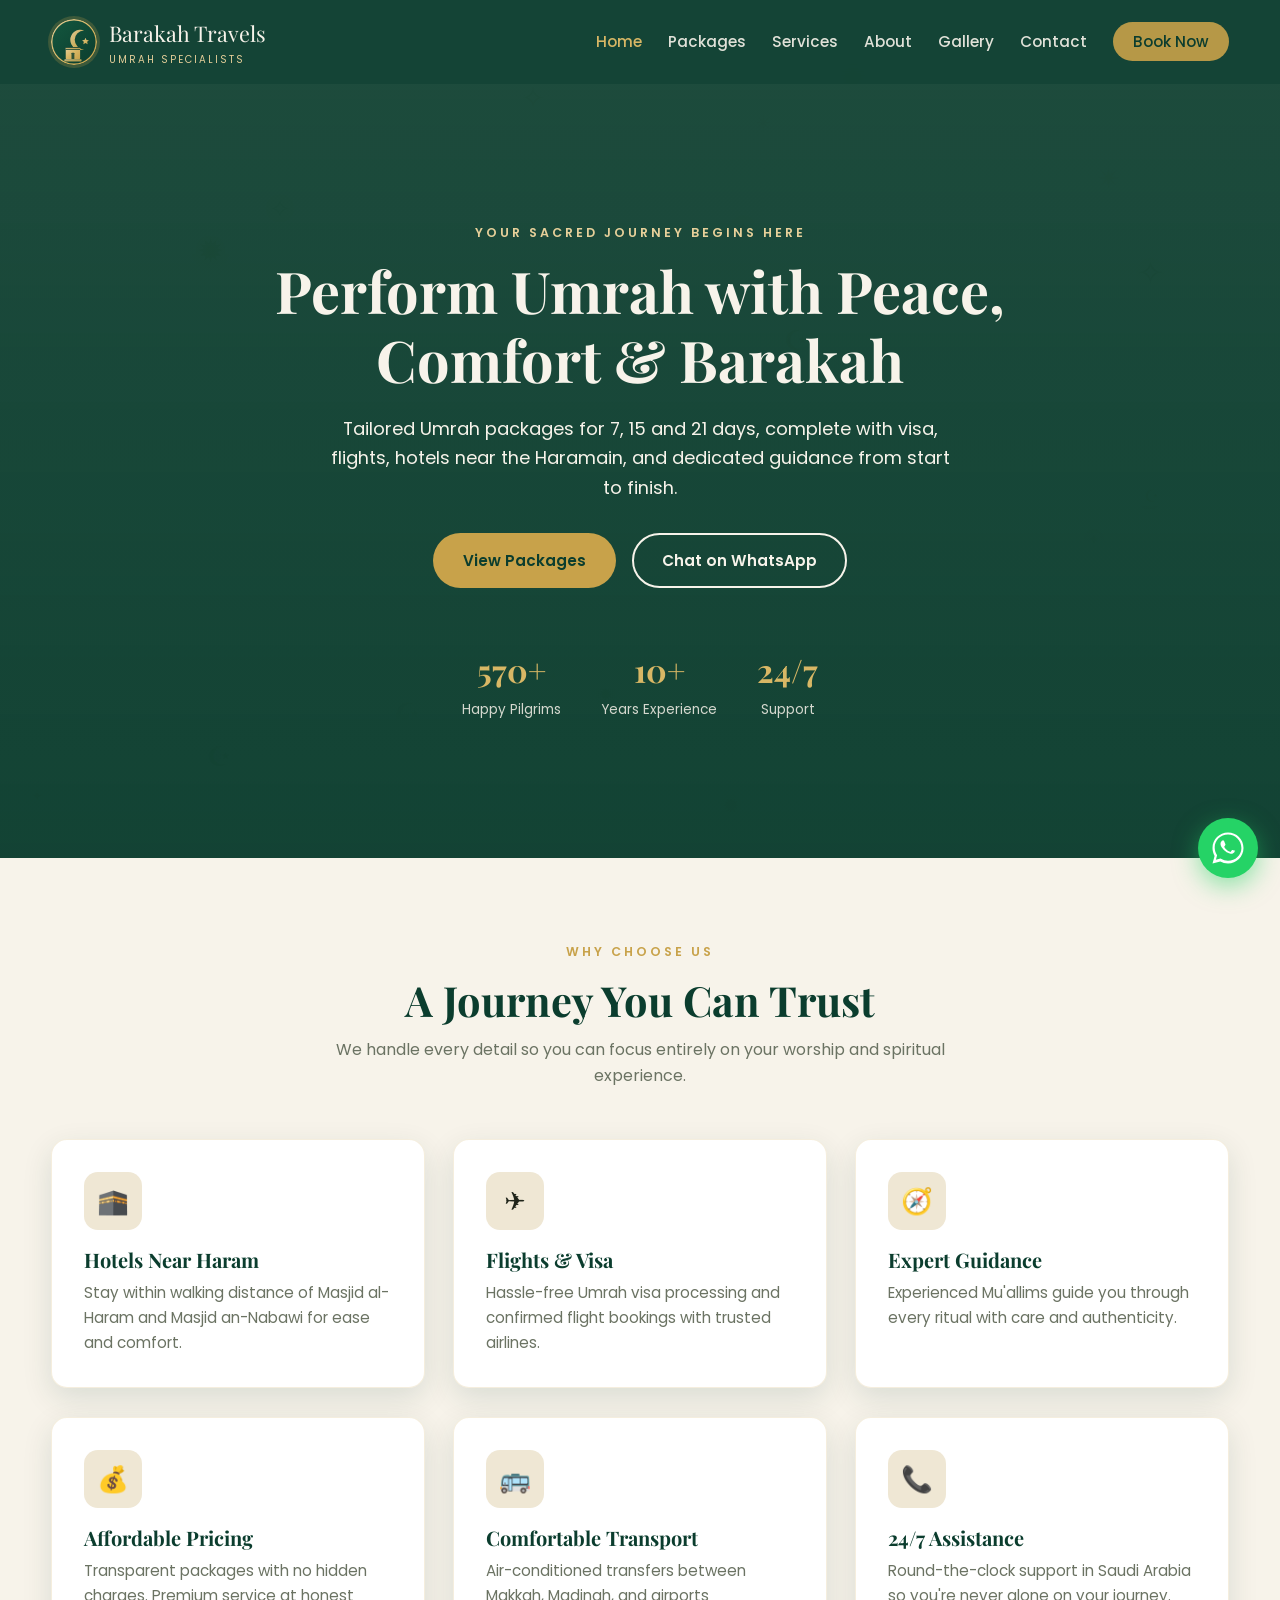
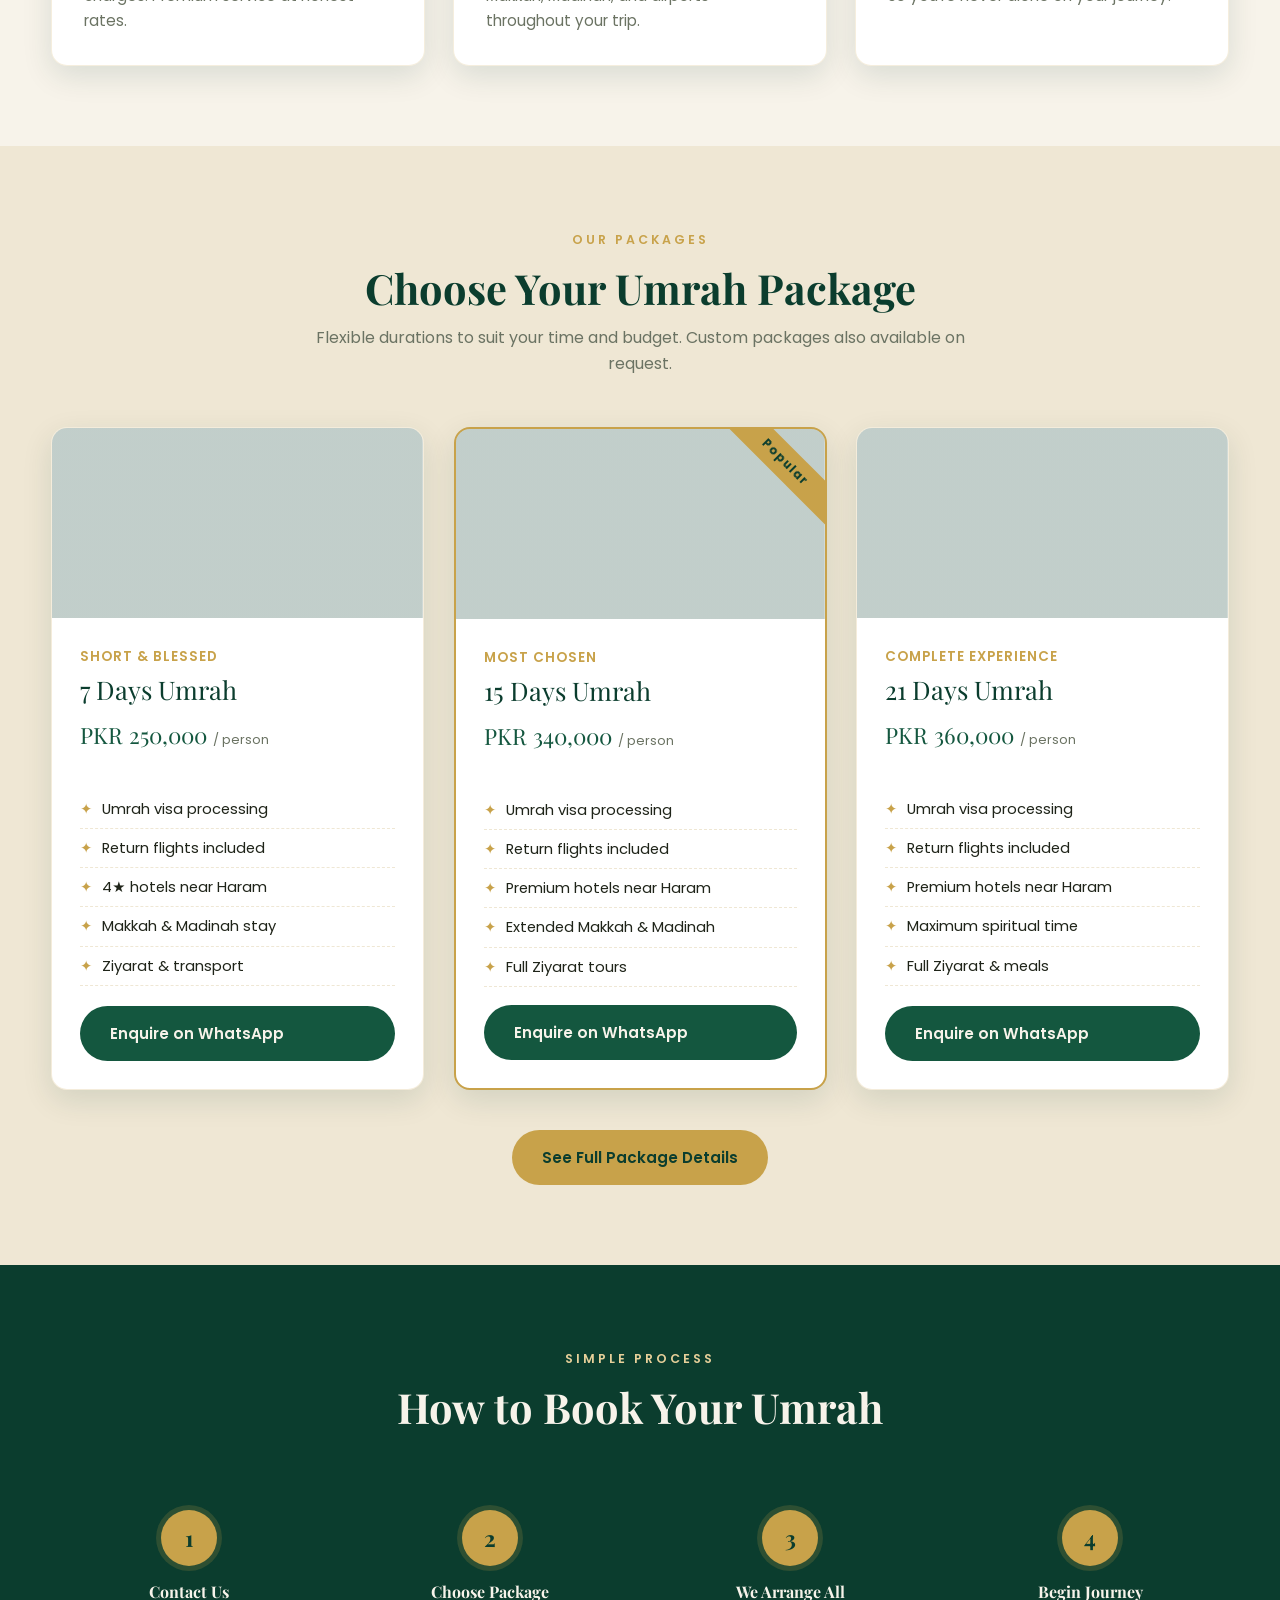
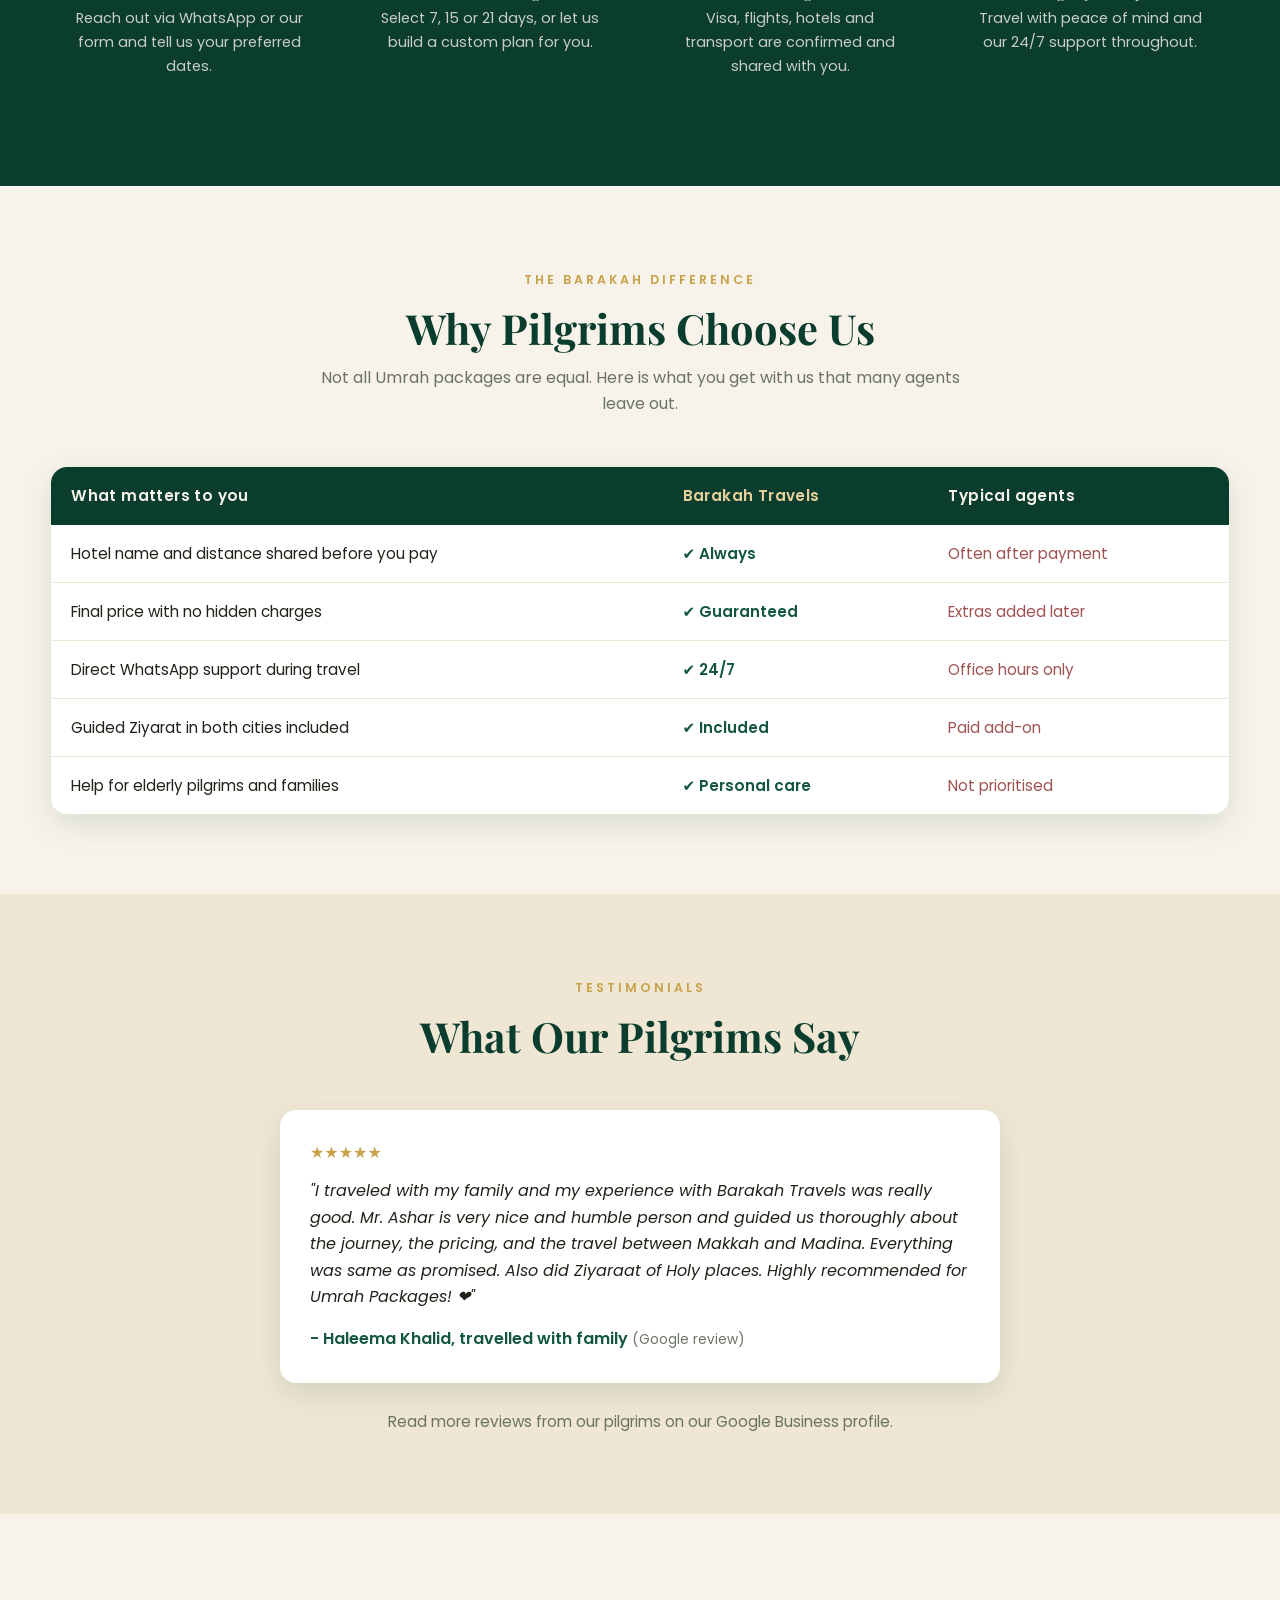
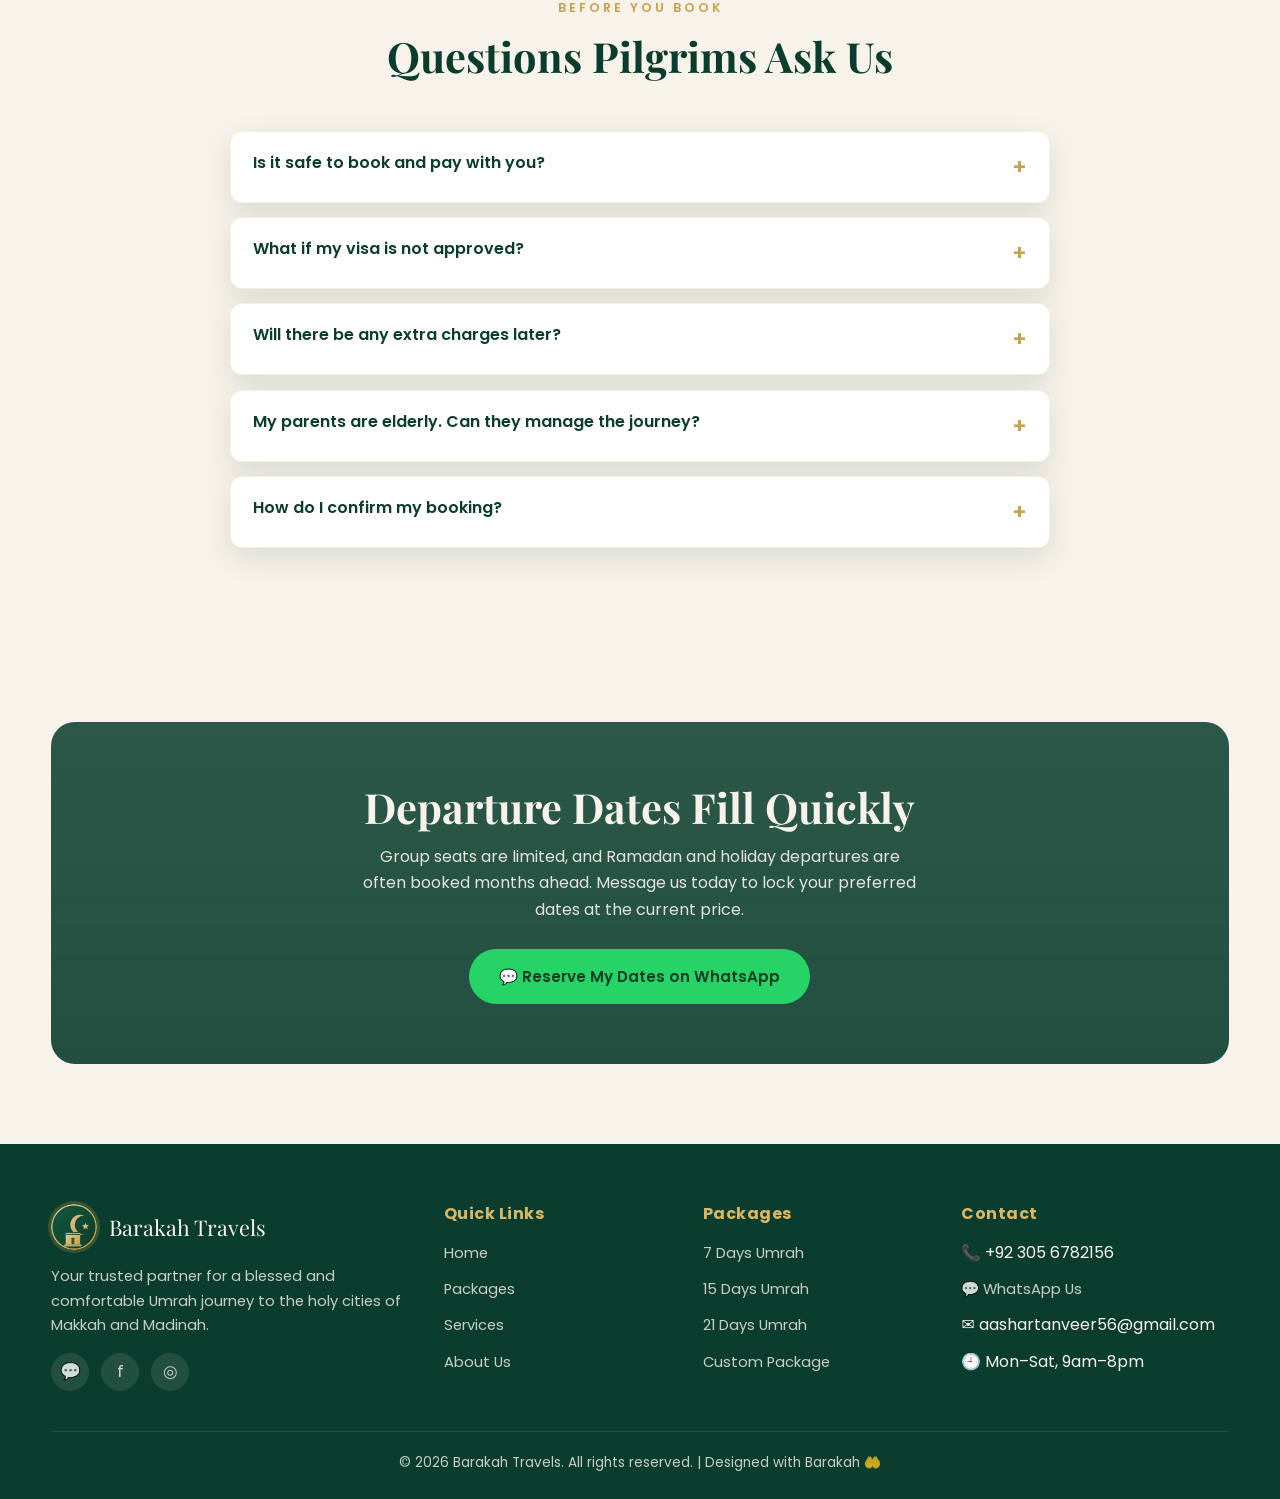
<file: index.html>
<!DOCTYPE html>
<html lang="en">
<head>
  <meta charset="UTF-8" />
  <meta name="viewport" content="width=device-width, initial-scale=1.0" />
  <title>Barakah Travels | Trusted Umrah Packages (7, 15 & 21 Days)</title>
  <meta name="description" content="Barakah Travels offers affordable, premium Umrah packages for 7, 15 and 21 days from Pakistan. Visa, flights, hotels near Haram, and full guidance. Book on WhatsApp today." />
  <meta name="keywords" content="Umrah packages, Umrah packages Pakistan, 7 days Umrah, 15 days Umrah, 21 days Umrah, Umrah from Lahore, Umrah from Karachi, Umrah visa, cheap Umrah packages, Barakah Travels" />
  <meta name="robots" content="index, follow" />
  <meta name="google-site-verification" content="MMNcmyZaL-5xoVhJj15dfKG_x6_2yUx43nKgNV9C7C4" />
  <link rel="canonical" href="https://aashartanveer.github.io/Barakah-Travels-Tours/" />
  <link rel="icon" type="image/svg+xml" href="images/logo.svg" />

  <!-- Open Graph / social sharing -->
  <meta property="og:type" content="website" />
  <meta property="og:title" content="Barakah Travels | Trusted Umrah Packages (7, 15 & 21 Days)" />
  <meta property="og:description" content="Affordable, premium Umrah packages from Pakistan. Visa, flights, hotels near Haram. Book on WhatsApp." />
  <meta property="og:url" content="https://aashartanveer.github.io/Barakah-Travels-Tours/" />
  <meta property="og:image" content="https://aashartanveer.github.io/Barakah-Travels-Tours/images/logo.svg" />
  <meta name="twitter:card" content="summary_large_image" />

  <!-- Structured data for Google -->
  <script type="application/ld+json">
  {
    "@context": "https://schema.org",
    "@type": "TravelAgency",
    "name": "Barakah Travels",
    "description": "Umrah travel agency offering 7, 15 and 21 day Umrah packages from Pakistan with visa, flights, hotels near the Haramain and full guidance.",
    "url": "https://aashartanveer.github.io/Barakah-Travels-Tours/",
    "telephone": "+923056782156",
    "image": "https://aashartanveer.github.io/Barakah-Travels-Tours/images/logo.svg",
    "areaServed": "Pakistan",
    "priceRange": "PKR",
    "sameAs": [],
    "knowsAbout": ["Umrah", "Umrah Packages", "Umrah Visa", "Makkah", "Madinah"]
  }
  </script>

  <link rel="preconnect" href="https://fonts.googleapis.com" />
  <link rel="preconnect" href="https://fonts.gstatic.com" crossorigin />
  <link href="https://fonts.googleapis.com/css2?family=Playfair+Display:wght@500;600;700&family=Poppins:wght@300;400;500;600&display=swap" rel="stylesheet" />
  <link rel="stylesheet" href="css/style.css" />
</head>
<body>

  <!-- NAV -->
  <header class="nav">
    <div class="container nav-inner">
      <a href="index.html" class="brand">
        <img src="images/logo.svg" class="mark" alt="Barakah Travels logo" />
        <span>Barakah Travels<small>Umrah Specialists</small></span>
      </a>
      <button class="nav-toggle" aria-label="Menu">☰</button>
      <nav>
        <ul class="nav-links">
          <li><a href="index.html">Home</a></li>
          <li><a href="packages.html">Packages</a></li>
          <li><a href="services.html">Services</a></li>
          <li><a href="about.html">About</a></li>
          <li><a href="gallery.html">Gallery</a></li>
          <li><a href="contact.html">Contact</a></li>
          <li><a href="contact.html" class="nav-cta">Book Now</a></li>
        </ul>
      </nav>
    </div>
  </header>

  <!-- HERO -->
  <section class="hero">
    <div class="container hero-inner">
      <span class="eyebrow">Your Sacred Journey Begins Here</span>
      <h1>Perform Umrah with Peace, Comfort &amp; Barakah</h1>
      <p>Tailored Umrah packages for 7, 15 and 21 days, complete with visa, flights, hotels near the Haramain, and dedicated guidance from start to finish.</p>
      <div class="hero-actions">
        <a href="packages.html" class="btn btn-primary">View Packages</a>
        <a class="btn btn-outline" data-wa="Assalamu Alaikum Barakah Travels, I'm interested in your Umrah packages. Please share the details.">Chat on WhatsApp</a>
      </div>
      <div class="hero-stats">
        <div class="stat"><strong>570+</strong><span>Happy Pilgrims</span></div>
        <div class="stat"><strong>10+</strong><span>Years Experience</span></div>
        <div class="stat"><strong>24/7</strong><span>Support</span></div>
      </div>
    </div>
  </section>

  <!-- FEATURES -->
  <section>
    <div class="container">
      <div class="section-head">
        <span class="eyebrow">Why Choose Us</span>
        <h2>A Journey You Can Trust</h2>
        <p>We handle every detail so you can focus entirely on your worship and spiritual experience.</p>
      </div>
      <div class="grid grid-3">
        <div class="card"><div class="ico">🕋</div><h3>Hotels Near Haram</h3><p>Stay within walking distance of Masjid al-Haram and Masjid an-Nabawi for ease and comfort.</p></div>
        <div class="card"><div class="ico">✈️</div><h3>Flights &amp; Visa</h3><p>Hassle-free Umrah visa processing and confirmed flight bookings with trusted airlines.</p></div>
        <div class="card"><div class="ico">🧭</div><h3>Expert Guidance</h3><p>Experienced Mu'allims guide you through every ritual with care and authenticity.</p></div>
        <div class="card"><div class="ico">💰</div><h3>Affordable Pricing</h3><p>Transparent packages with no hidden charges. Premium service at honest rates.</p></div>
        <div class="card"><div class="ico">🚌</div><h3>Comfortable Transport</h3><p>Air-conditioned transfers between Makkah, Madinah, and airports throughout your trip.</p></div>
        <div class="card"><div class="ico">📞</div><h3>24/7 Assistance</h3><p>Round-the-clock support in Saudi Arabia so you're never alone on your journey.</p></div>
      </div>
    </div>
  </section>

  <!-- PACKAGES PREVIEW -->
  <section class="bg-soft">
    <div class="container">
      <div class="section-head">
        <span class="eyebrow">Our Packages</span>
        <h2>Choose Your Umrah Package</h2>
        <p>Flexible durations to suit your time and budget. Custom packages also available on request.</p>
      </div>
      <div class="pkg-grid">
        <div class="pkg pkg-7">
          <div class="pkg-img"></div>
          <div class="pkg-body">
            <span class="tag">Short &amp; Blessed</span>
            <div class="days">7 Days Umrah</div>
            <div class="price" data-price="7"></div>
            <ul>
              <li>Umrah visa processing</li>
              <li>Return flights included</li>
              <li>4★ hotels near Haram</li>
              <li>Makkah &amp; Madinah stay</li>
              <li>Ziyarat &amp; transport</li>
            </ul>
            <a class="btn btn-green" data-wa="Assalamu Alaikum, I'm interested in the 7 Days Umrah package. Please share the price and details.">Enquire on WhatsApp</a>
          </div>
        </div>
        <div class="pkg pkg-15 featured">
          <span class="ribbon">Popular</span>
          <div class="pkg-img"></div>
          <div class="pkg-body">
            <span class="tag">Most Chosen</span>
            <div class="days">15 Days Umrah</div>
            <div class="price" data-price="15"></div>
            <ul>
              <li>Umrah visa processing</li>
              <li>Return flights included</li>
              <li>Premium hotels near Haram</li>
              <li>Extended Makkah &amp; Madinah</li>
              <li>Full Ziyarat tours</li>
            </ul>
            <a class="btn btn-green" data-wa="Assalamu Alaikum, I'm interested in the 15 Days Umrah package. Please share the price and details.">Enquire on WhatsApp</a>
          </div>
        </div>
        <div class="pkg pkg-21">
          <div class="pkg-img"></div>
          <div class="pkg-body">
            <span class="tag">Complete Experience</span>
            <div class="days">21 Days Umrah</div>
            <div class="price" data-price="21"></div>
            <ul>
              <li>Umrah visa processing</li>
              <li>Return flights included</li>
              <li>Premium hotels near Haram</li>
              <li>Maximum spiritual time</li>
              <li>Full Ziyarat &amp; meals</li>
            </ul>
            <a class="btn btn-green" data-wa="Assalamu Alaikum, I'm interested in the 21 Days Umrah package. Please share the price and details.">Enquire on WhatsApp</a>
          </div>
        </div>
      </div>
      <div style="text-align:center; margin-top:40px;">
        <a href="packages.html" class="btn btn-primary">See Full Package Details</a>
      </div>
    </div>
  </section>

  <!-- HOW IT WORKS -->
  <section class="bg-green">
    <div class="container">
      <div class="section-head">
        <span class="eyebrow">Simple Process</span>
        <h2>How to Book Your Umrah</h2>
      </div>
      <div class="steps">
        <div class="step"><div class="num">1</div><h4>Contact Us</h4><p>Reach out via WhatsApp or our form and tell us your preferred dates.</p></div>
        <div class="step"><div class="num">2</div><h4>Choose Package</h4><p>Select 7, 15 or 21 days, or let us build a custom plan for you.</p></div>
        <div class="step"><div class="num">3</div><h4>We Arrange All</h4><p>Visa, flights, hotels and transport are confirmed and shared with you.</p></div>
        <div class="step"><div class="num">4</div><h4>Begin Journey</h4><p>Travel with peace of mind and our 24/7 support throughout.</p></div>
      </div>
    </div>
  </section>

  <!-- WHY US COMPARISON -->
  <section>
    <div class="container">
      <div class="section-head">
        <span class="eyebrow">The Barakah Difference</span>
        <h2>Why Pilgrims Choose Us</h2>
        <p>Not all Umrah packages are equal. Here is what you get with us that many agents leave out.</p>
      </div>
      <div class="compare-wrap">
        <table class="compare">
          <thead>
            <tr><th>What matters to you</th><th>Barakah Travels</th><th>Typical agents</th></tr>
          </thead>
          <tbody>
            <tr><td>Hotel name and distance shared before you pay</td><td class="yes">✔ Always</td><td class="no">Often after payment</td></tr>
            <tr><td>Final price with no hidden charges</td><td class="yes">✔ Guaranteed</td><td class="no">Extras added later</td></tr>
            <tr><td>Direct WhatsApp support during travel</td><td class="yes">✔ 24/7</td><td class="no">Office hours only</td></tr>
            <tr><td>Guided Ziyarat in both cities included</td><td class="yes">✔ Included</td><td class="no">Paid add-on</td></tr>
            <tr><td>Help for elderly pilgrims and families</td><td class="yes">✔ Personal care</td><td class="no">Not prioritised</td></tr>
          </tbody>
        </table>
      </div>
    </div>
  </section>

  <!-- TESTIMONIALS -->
  <section class="bg-soft">
    <div class="container">
      <div class="section-head">
        <span class="eyebrow">Testimonials</span>
        <h2>What Our Pilgrims Say</h2>
      </div>
      <div class="quotes" style="grid-template-columns: minmax(0, 720px); justify-content: center;">
        <div class="quote">
          <div class="stars">★★★★★</div>
          <p>"I traveled with my family and my experience with Barakah Travels was really good. Mr. Ashar is very nice and humble person and guided us thoroughly about the journey, the pricing, and the travel between Makkah and Madina. Everything was same as promised. Also did Ziyaraat of Holy places. Highly recommended for Umrah Packages! ❤️"</p>
          <div class="who">- Haleema Khalid, travelled with family <span style="font-weight:400; color:var(--muted); font-size:.85rem;">(Google review)</span></div>
        </div>
      </div>
      <p style="text-align:center; margin-top:26px; color:var(--muted); font-size:.95rem;">Read more reviews from our pilgrims on our Google Business profile.</p>
    </div>
  </section>

  <!-- COMMON QUESTIONS (objection handling) -->
  <section>
    <div class="container">
      <div class="section-head">
        <span class="eyebrow">Before You Book</span>
        <h2>Questions Pilgrims Ask Us</h2>
      </div>
      <div class="faq">
        <details><summary>Is it safe to book and pay with you?</summary><p>Yes. You receive a written booking confirmation and invoice before any payment, and your hotel and flight details are shared with you in writing. You can also visit or call us at any stage; nothing is hidden.</p></details>
        <details><summary>What if my visa is not approved?</summary><p>Visa rejections for Umrah are rare when documents are complete, and we check your documents before submission. If a visa is refused, we guide you on reapplying and adjust your booking dates without penalty wherever possible.</p></details>
        <details><summary>Will there be any extra charges later?</summary><p>No. The price we quote is the final per-person price for everything listed in your package. Anything optional, such as extra Ziyarat or room upgrades, is agreed with you in writing first.</p></details>
        <details><summary>My parents are elderly. Can they manage the journey?</summary><p>Yes, with the right support. We arrange wheelchair assistance at airports, hotels close to the Haram to reduce walking, and our team remains reachable 24/7 throughout their stay.</p></details>
        <details><summary>How do I confirm my booking?</summary><p>Simply message us on WhatsApp. We confirm availability for your dates, share the invoice and documents list, and your seats are locked once the advance is received.</p></details>
      </div>
    </div>
  </section>

  <!-- CTA -->
  <section>
    <div class="container">
      <div class="cta-band">
        <h2>Departure Dates Fill Quickly</h2>
        <p>Group seats are limited, and Ramadan and holiday departures are often booked months ahead. Message us today to lock your preferred dates at the current price.</p>
        <a class="btn btn-wa" data-wa="Assalamu Alaikum Barakah Travels, I would like to book an Umrah package. Please assist me.">💬 Reserve My Dates on WhatsApp</a>
      </div>
    </div>
  </section>

  <!-- FOOTER -->
  <footer class="footer">
    <div class="container footer-grid">
      <div>
        <div class="brand"><img src="images/logo.svg" class="mark" alt="Barakah Travels logo" /><span>Barakah Travels</span></div>
        <p>Your trusted partner for a blessed and comfortable Umrah journey to the holy cities of Makkah and Madinah.</p>
        <div class="socials">
          <a data-wa="Assalamu Alaikum Barakah Travels" aria-label="WhatsApp">💬</a>
          <a href="#" aria-label="Facebook">f</a>
          <a href="#" aria-label="Instagram">◎</a>
        </div>
      </div>
      <div>
        <h4>Quick Links</h4>
        <ul>
          <li><a href="index.html">Home</a></li>
          <li><a href="packages.html">Packages</a></li>
          <li><a href="services.html">Services</a></li>
          <li><a href="about.html">About Us</a></li>
        </ul>
      </div>
      <div>
        <h4>Packages</h4>
        <ul>
          <li><a href="packages.html">7 Days Umrah</a></li>
          <li><a href="packages.html">15 Days Umrah</a></li>
          <li><a href="packages.html">21 Days Umrah</a></li>
          <li><a href="contact.html">Custom Package</a></li>
        </ul>
      </div>
      <div>
        <h4>Contact</h4>
        <ul>
          <li>📞 +92 305 6782156</li>
          <li><a data-wa="Assalamu Alaikum Barakah Travels">💬 WhatsApp Us</a></li>
          <li>✉️ aashartanveer56@gmail.com</li>
          <li>🕘 Mon–Sat, 9am–8pm</li>
        </ul>
      </div>
    </div>
    <div class="container foot-bottom">
      © <span id="year"></span> Barakah Travels. All rights reserved. | Designed with Barakah 🤲
    </div>
  </footer>

  <!-- FLOATING WHATSAPP -->
  <a class="wa-float" data-wa="Assalamu Alaikum Barakah Travels, I would like to know more about your Umrah packages." aria-label="Chat on WhatsApp">
    <svg viewBox="0 0 32 32"><path d="M16 .5C7.4.5.5 7.4.5 16c0 2.8.7 5.5 2.1 7.9L.5 31.5l7.8-2c2.3 1.3 4.9 1.9 7.7 1.9 8.6 0 15.5-6.9 15.5-15.5S24.6.5 16 .5zm0 28.2c-2.5 0-4.9-.7-7-1.9l-.5-.3-4.6 1.2 1.2-4.5-.3-.5c-1.4-2.2-2.1-4.7-2.1-7.2C2.6 8.6 8.6 2.6 16 2.6S29.4 8.6 29.4 16 23.4 28.7 16 28.7zm7.6-9.4c-.4-.2-2.4-1.2-2.8-1.3-.4-.1-.6-.2-.9.2-.3.4-1 1.3-1.2 1.5-.2.2-.4.3-.8.1-.4-.2-1.7-.6-3.3-2-1.2-1.1-2-2.4-2.3-2.8-.2-.4 0-.6.2-.8.2-.2.4-.4.5-.7.2-.2.2-.4.4-.7.1-.3 0-.5 0-.7-.1-.2-.9-2.1-1.2-2.9-.3-.8-.6-.7-.9-.7h-.7c-.2 0-.6.1-.9.5-.3.4-1.2 1.2-1.2 2.9s1.2 3.4 1.4 3.6c.2.2 2.5 3.8 6 5.3.8.4 1.5.6 2 .8.8.3 1.6.2 2.2.1.7-.1 2.1-.9 2.4-1.7.3-.8.3-1.5.2-1.7-.1-.2-.3-.2-.7-.4z"/></svg>
  </a>

  <script src="js/prices.js"></script>
  <script src="js/main.js"></script>
</body>
</html>
</file>
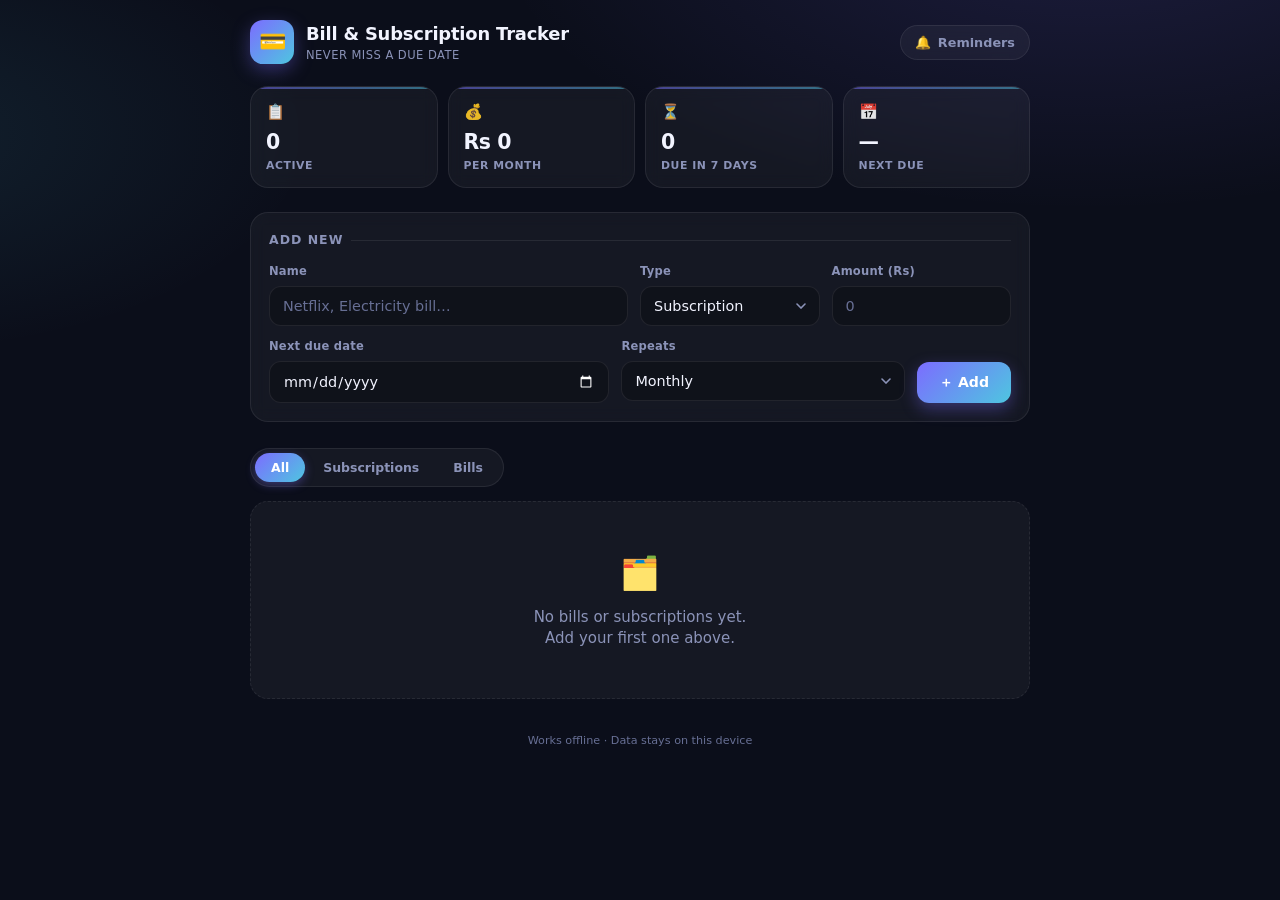
<file: tracker/index.html>
<!DOCTYPE html>
<html lang="en">
<head>
<meta charset="UTF-8">
<meta name="viewport" content="width=device-width, initial-scale=1.0, viewport-fit=cover">
<title>Bill & Subscription Tracker</title>
<link rel="manifest" href="manifest.json">
<link rel="icon" href="icon.svg" type="image/svg+xml">
<meta name="theme-color" content="#0b0e1a">
<meta name="apple-mobile-web-app-capable" content="yes">
<meta name="apple-mobile-web-app-status-bar-style" content="black-translucent">
<link rel="apple-touch-icon" href="icon-192.png">
<style>
  :root {
    --bg: #0b0e1a;
    --bg-soft: #10142a;
    --card: rgba(255,255,255,0.045);
    --card-border: rgba(255,255,255,0.08);
    --card-hover: rgba(255,255,255,0.07);
    --text: #f2f4ff;
    --muted: #8b93b8;
    --muted-2: #676f94;
    --accent: #7c6cff;
    --accent-2: #4ec6e0;
    --grad: linear-gradient(135deg, #7c6cff 0%, #4ec6e0 100%);
    --green: #34d399;
    --yellow: #fbbf24;
    --red: #fb7185;
    --radius: 18px;
    --radius-sm: 12px;
  }
  * { box-sizing: border-box; margin: 0; padding: 0; -webkit-tap-highlight-color: transparent; }
  html { scroll-behavior: smooth; }
  body {
    font-family: -apple-system, BlinkMacSystemFont, 'Segoe UI Variable', 'Segoe UI', Roboto, Inter, system-ui, sans-serif;
    background:
      radial-gradient(1000px 500px at 85% -10%, rgba(124,108,255,0.16), transparent 60%),
      radial-gradient(800px 400px at -10% 15%, rgba(78,198,224,0.10), transparent 55%),
      var(--bg);
    background-attachment: fixed;
    color: var(--text);
    min-height: 100vh;
    padding: max(20px, env(safe-area-inset-top)) 16px calc(40px + env(safe-area-inset-bottom));
    font-size: 15px;
    line-height: 1.45;
  }
  .container { max-width: 780px; margin: 0 auto; }

  /* ---------- Header ---------- */
  header { display: flex; align-items: center; justify-content: space-between; gap: 12px; margin-bottom: 22px; }
  .brand { display: flex; align-items: center; gap: 12px; min-width: 0; }
  .logo {
    width: 44px; height: 44px; border-radius: 13px; flex: none;
    background: var(--grad);
    display: grid; place-items: center; font-size: 22px;
    box-shadow: 0 6px 18px rgba(124,108,255,0.35);
  }
  .brand h1 { font-size: 1.12rem; font-weight: 700; letter-spacing: -0.01em; white-space: nowrap; overflow: hidden; text-overflow: ellipsis; }
  .brand .sub { font-size: .72rem; color: var(--muted); font-weight: 500; letter-spacing: .04em; text-transform: uppercase; }
  .notif-btn {
    display: inline-flex; align-items: center; gap: 7px; flex: none;
    background: var(--card); color: var(--muted);
    border: 1px solid var(--card-border);
    padding: 9px 14px; border-radius: 999px; cursor: pointer;
    font-size: .8rem; font-weight: 600; font-family: inherit;
    transition: all .2s ease; backdrop-filter: blur(8px);
  }
  .notif-btn:hover { color: var(--text); border-color: rgba(124,108,255,0.5); }
  .notif-btn.on { color: var(--green); border-color: rgba(52,211,153,0.35); background: rgba(52,211,153,0.08); }

  /* ---------- Summary ---------- */
  .summary { display: grid; grid-template-columns: repeat(4, 1fr); gap: 10px; margin-bottom: 24px; }
  .stat {
    background: var(--card); border: 1px solid var(--card-border);
    border-radius: var(--radius); padding: 14px 15px;
    backdrop-filter: blur(8px);
    position: relative; overflow: hidden;
  }
  .stat::before {
    content: ''; position: absolute; inset: 0 auto auto 0; width: 100%; height: 2px;
    background: var(--grad); opacity: .5;
  }
  .stat .ic { font-size: .95rem; margin-bottom: 8px; opacity: .9; }
  .stat .num { font-size: 1.28rem; font-weight: 800; letter-spacing: -0.02em; line-height: 1.15; }
  .stat .lbl { color: var(--muted); font-size: .68rem; margin-top: 3px; font-weight: 600; letter-spacing: .05em; text-transform: uppercase; }
  @media (max-width: 620px) { .summary { grid-template-columns: repeat(2, 1fr); } }

  /* ---------- Add form ---------- */
  .panel {
    background: var(--card); border: 1px solid var(--card-border);
    border-radius: var(--radius); padding: 18px; margin-bottom: 26px;
    backdrop-filter: blur(8px);
  }
  .panel-title { font-size: .78rem; font-weight: 700; color: var(--muted); letter-spacing: .08em; text-transform: uppercase; margin-bottom: 14px; display: flex; align-items: center; gap: 8px; }
  .panel-title::after { content: ''; flex: 1; height: 1px; background: var(--card-border); }
  form { display: grid; grid-template-columns: 2fr 1fr 1fr; gap: 12px; }
  .row2 { display: grid; grid-template-columns: 1.2fr 1fr auto; gap: 12px; grid-column: 1 / -1; }
  label { display: flex; flex-direction: column; gap: 6px; font-size: .72rem; font-weight: 600; color: var(--muted); letter-spacing: .02em; }
  input, select {
    background: rgba(0,0,0,0.25); border: 1px solid var(--card-border); color: var(--text);
    padding: 11px 13px; border-radius: var(--radius-sm); font-size: .9rem; width: 100%;
    font-family: inherit; transition: border-color .2s, box-shadow .2s;
    appearance: none; -webkit-appearance: none;
  }
  select {
    background-image: url("data:image/svg+xml,%3Csvg xmlns='http://www.w3.org/2000/svg' width='10' height='6'%3E%3Cpath d='M1 1l4 4 4-4' stroke='%238b93b8' stroke-width='1.6' fill='none' stroke-linecap='round'/%3E%3C/svg%3E");
    background-repeat: no-repeat; background-position: right 13px center; padding-right: 32px;
  }
  input:focus, select:focus { outline: none; border-color: var(--accent); box-shadow: 0 0 0 3px rgba(124,108,255,0.18); }
  input::placeholder { color: var(--muted-2); }
  input[type="date"] { color-scheme: dark; }
  button.add {
    background: var(--grad); color: #fff; border: none; padding: 11px 22px;
    border-radius: var(--radius-sm); font-weight: 700; cursor: pointer; font-size: .88rem;
    font-family: inherit; align-self: end; white-space: nowrap;
    box-shadow: 0 6px 16px rgba(124,108,255,0.35);
    transition: transform .15s ease, box-shadow .2s ease;
  }
  button.add:hover { transform: translateY(-1px); box-shadow: 0 8px 22px rgba(124,108,255,0.45); }
  button.add:active { transform: translateY(0); }
  button.add.cancel { background: transparent; border: 1px solid var(--card-border); color: var(--muted); box-shadow: none; }
  button.add.cancel:hover { color: var(--text); border-color: rgba(251,113,133,0.4); }
  .panel.editing { border-color: rgba(124,108,255,0.55); box-shadow: 0 0 0 3px rgba(124,108,255,0.12); }
  @media (max-width: 620px) {
    form { grid-template-columns: 1fr 1fr; }
    form > label:first-child { grid-column: 1 / -1; }
    .row2 { grid-template-columns: 1fr 1fr; }
    button.add { grid-column: 1 / -1; padding: 13px; }
  }

  /* ---------- Filter tabs ---------- */
  .tabs { display: inline-flex; background: var(--card); border: 1px solid var(--card-border); border-radius: 999px; padding: 4px; gap: 2px; margin-bottom: 14px; }
  .tabs button {
    background: transparent; border: none; color: var(--muted); font-family: inherit;
    font-size: .78rem; font-weight: 600; padding: 7px 16px; border-radius: 999px; cursor: pointer;
    transition: all .2s ease;
  }
  .tabs button.active { background: var(--grad); color: #fff; box-shadow: 0 3px 10px rgba(124,108,255,0.35); }

  /* ---------- Items ---------- */
  .item {
    background: var(--card); border: 1px solid var(--card-border);
    border-radius: var(--radius); padding: 14px 16px;
    display: flex; align-items: center; gap: 13px; margin-bottom: 10px;
    backdrop-filter: blur(8px);
    transition: background .2s ease, transform .15s ease;
    animation: rise .25s ease both;
  }
  @keyframes rise { from { opacity: 0; transform: translateY(6px); } to { opacity: 1; transform: none; } }
  .item:hover { background: var(--card-hover); }
  .avatar {
    width: 42px; height: 42px; border-radius: 13px; flex: none;
    display: grid; place-items: center; font-size: 18px; font-weight: 800; color: #fff;
  }
  .item .info { flex: 1; min-width: 0; }
  .item .name { font-weight: 700; font-size: .95rem; letter-spacing: -0.01em; white-space: nowrap; overflow: hidden; text-overflow: ellipsis; }
  .item .meta { color: var(--muted); font-size: .74rem; margin-top: 2px; }
  .item .right { display: flex; flex-direction: column; align-items: flex-end; gap: 5px; flex: none; }
  .amount { font-weight: 800; font-size: .92rem; letter-spacing: -0.01em; }
  .badge {
    padding: 3px 10px; border-radius: 999px; font-size: .68rem; font-weight: 700; white-space: nowrap;
    background: rgba(52,211,153,0.12); color: var(--green); border: 1px solid rgba(52,211,153,0.25);
  }
  .badge.warn { background: rgba(251,191,36,0.1); color: var(--yellow); border-color: rgba(251,191,36,0.25); }
  .badge.urgent, .badge.overdue { background: rgba(251,113,133,0.12); color: var(--red); border-color: rgba(251,113,133,0.3); }
  .badge.urgent { animation: pulse 2s ease infinite; }
  @keyframes pulse { 0%,100% { box-shadow: 0 0 0 0 rgba(251,113,133,0.3); } 50% { box-shadow: 0 0 0 5px rgba(251,113,133,0); } }
  .actions { display: flex; flex-direction: column; gap: 6px; flex: none; }
  .actions button {
    background: transparent; border: 1px solid var(--card-border); color: var(--muted);
    border-radius: 9px; padding: 6px 11px; cursor: pointer; font-size: .72rem; font-weight: 600;
    font-family: inherit; transition: all .2s ease; white-space: nowrap;
  }
  .actions button.pay:hover { color: var(--green); border-color: rgba(52,211,153,0.4); background: rgba(52,211,153,0.08); }
  .actions button.edit:hover { color: var(--accent-2); border-color: rgba(78,198,224,0.4); background: rgba(78,198,224,0.08); }
  .actions button.del:hover { color: var(--red); border-color: rgba(251,113,133,0.4); background: rgba(251,113,133,0.08); }
  .empty {
    text-align: center; color: var(--muted); padding: 48px 20px;
    background: var(--card); border: 1px dashed var(--card-border); border-radius: var(--radius);
  }
  .empty .big { font-size: 2rem; margin-bottom: 10px; }
  .due-strip { width: 4px; align-self: stretch; border-radius: 4px; flex: none; background: var(--green); margin: 2px 0; }
  .item.warn .due-strip { background: var(--yellow); }
  .item.urgent .due-strip, .item.overdue .due-strip { background: var(--red); }

  footer { text-align: center; color: var(--muted-2); font-size: .7rem; margin-top: 34px; }
</style>
</head>
<body>
<div class="container">
  <header>
    <div class="brand">
      <div class="logo">💳</div>
      <div>
        <h1>Bill &amp; Subscription Tracker</h1>
        <div class="sub">Never miss a due date</div>
      </div>
    </div>
    <button class="notif-btn" id="notifBtn" onclick="enableNotifs()"><span>🔔</span><span id="notifLbl">Reminders</span></button>
  </header>

  <div class="summary">
    <div class="stat"><div class="ic">📋</div><div class="num" id="statTotal">0</div><div class="lbl">Active</div></div>
    <div class="stat"><div class="ic">💰</div><div class="num" id="statMonthly">Rs 0</div><div class="lbl">Per month</div></div>
    <div class="stat"><div class="ic">⏳</div><div class="num" id="statSoon">0</div><div class="lbl">Due in 7 days</div></div>
    <div class="stat"><div class="ic">📅</div><div class="num" id="statNext">—</div><div class="lbl">Next due</div></div>
  </div>

  <div class="panel">
    <div class="panel-title" id="panelTitle">Add new</div>
    <form id="addForm">
      <label>Name
        <input type="text" id="fName" placeholder="Netflix, Electricity bill…" required>
      </label>
      <label>Type
        <select id="fType">
          <option value="subscription">Subscription</option>
          <option value="bill">Bill</option>
        </select>
      </label>
      <label>Amount (Rs)
        <input type="number" id="fAmount" min="0" step="any" placeholder="0">
      </label>
      <div class="row2">
        <label>Next due date
          <input type="date" id="fDate" required>
        </label>
        <label>Repeats
          <select id="fCycle">
            <option value="monthly">Monthly</option>
            <option value="yearly">Yearly</option>
            <option value="weekly">Weekly</option>
            <option value="none">One-time</option>
          </select>
        </label>
        <button type="submit" class="add" id="submitBtn">＋ Add</button>
        <button type="button" class="add cancel" id="cancelBtn" onclick="cancelEdit()" style="display:none">Cancel</button>
      </div>
    </form>
  </div>

  <div class="tabs" id="tabs">
    <button class="active" data-f="all">All</button>
    <button data-f="subscription">Subscriptions</button>
    <button data-f="bill">Bills</button>
  </div>

  <div id="list"></div>

  <footer>Works offline · Data stays on this device</footer>
</div>

<script>
const KEY = 'billTrackerItems';
const NOTIF_KEY = 'billTrackerNotified';
let items = JSON.parse(localStorage.getItem(KEY) || '[]');
let filter = 'all';

function save() {
  localStorage.setItem(KEY, JSON.stringify(items));
  idbSet('items', items);
}

/* Mirror data into IndexedDB so the service worker can check reminders
   even when the app is closed */
function openDB() {
  return new Promise((resolve, reject) => {
    const req = indexedDB.open('billTracker', 1);
    req.onupgradeneeded = () => req.result.createObjectStore('kv');
    req.onsuccess = () => resolve(req.result);
    req.onerror = () => reject(req.error);
  });
}
function idbSet(key, val) {
  return openDB().then(db => new Promise((resolve, reject) => {
    const tx = db.transaction('kv', 'readwrite').objectStore('kv').put(JSON.parse(JSON.stringify(val)), key);
    tx.onsuccess = () => resolve();
    tx.onerror = () => reject(tx.error);
  })).catch(() => {});
}

function daysLeft(dateStr) {
  const today = new Date(); today.setHours(0,0,0,0);
  const due = new Date(dateStr + 'T00:00:00');
  return Math.round((due - today) / 86400000);
}

function fmtMoney(n) {
  return 'Rs ' + Number(n || 0).toLocaleString();
}

function advance(dateStr, cycle) {
  const d = new Date(dateStr + 'T00:00:00');
  const day = d.getDate();
  if (cycle === 'monthly') {
    d.setDate(1); d.setMonth(d.getMonth() + 1);
    d.setDate(Math.min(day, new Date(d.getFullYear(), d.getMonth() + 1, 0).getDate()));
  }
  else if (cycle === 'yearly') {
    d.setDate(1); d.setFullYear(d.getFullYear() + 1);
    d.setDate(Math.min(day, new Date(d.getFullYear(), d.getMonth() + 1, 0).getDate()));
  }
  else if (cycle === 'weekly') d.setDate(d.getDate() + 7);
  const pad = n => String(n).padStart(2, '0');
  return d.getFullYear() + '-' + pad(d.getMonth() + 1) + '-' + pad(d.getDate());
}

function badgeFor(dl) {
  if (dl < 0) return ['overdue', 'Overdue ' + Math.abs(dl) + 'd'];
  if (dl === 0) return ['urgent', 'Due today'];
  if (dl === 1) return ['urgent', 'Due tomorrow'];
  if (dl <= 7) return ['warn', dl + ' days left'];
  return ['', dl + ' days left'];
}

const AVATAR_COLORS = ['#7c6cff','#4ec6e0','#f472b6','#fb923c','#34d399','#a78bfa','#38bdf8','#facc15'];
function avatarFor(it) {
  let h = 0;
  for (const ch of it.name) h = (h * 31 + ch.charCodeAt(0)) >>> 0;
  const color = AVATAR_COLORS[h % AVATAR_COLORS.length];
  const letter = (it.name.trim()[0] || '?').toUpperCase();
  return `<div class="avatar" style="background:${color}22;border:1px solid ${color}55;color:${color}">${esc(letter)}</div>`;
}

function fmtDue(dateStr) {
  return new Date(dateStr + 'T00:00:00').toLocaleDateString(undefined, { weekday: 'short', day: 'numeric', month: 'short', year: 'numeric' });
}

function render() {
  const list = document.getElementById('list');
  const visible = items.filter(it => filter === 'all' || it.type === filter);
  if (!visible.length) {
    list.innerHTML = `<div class="empty"><div class="big">🗂️</div>${items.length ? 'Nothing in this category.' : 'No bills or subscriptions yet.<br>Add your first one above.'}</div>`;
  } else {
    const sorted = [...visible].sort((a, b) => a.date.localeCompare(b.date));
    list.innerHTML = sorted.map(it => {
      const dl = daysLeft(it.date);
      const [cls, label] = badgeFor(dl);
      return `<div class="item ${cls}">
        <div class="due-strip"></div>
        ${avatarFor(it)}
        <div class="info">
          <div class="name">${esc(it.name)}</div>
          <div class="meta">${it.type === 'bill' ? '🧾 Bill' : '🔁 Subscription'} · ${fmtDue(it.date)} · ${it.cycle === 'none' ? 'one-time' : it.cycle}</div>
        </div>
        <div class="right">
          <div class="amount">${fmtMoney(it.amount)}</div>
          <span class="badge ${cls}">${label}</span>
        </div>
        <div class="actions">
          ${it.cycle !== 'none'
            ? `<button class="pay" onclick="renew('${it.id}')" title="Mark paid — moves due date to next cycle">✓ Paid</button>`
            : `<button class="pay" onclick="removeItem('${it.id}')">✓ Paid</button>`}
          <button class="edit" onclick="editItem('${it.id}')" title="Edit">✎ Edit</button>
          <button class="del" onclick="removeItem('${it.id}')" title="Delete">Delete</button>
        </div>
      </div>`;
    }).join('');
  }

  // stats
  document.getElementById('statTotal').textContent = items.length;
  const monthly = items.reduce((s, it) => {
    const a = Number(it.amount || 0);
    if (it.cycle === 'monthly') return s + a;
    if (it.cycle === 'yearly') return s + a / 12;
    if (it.cycle === 'weekly') return s + a * 4.33;
    return s;
  }, 0);
  document.getElementById('statMonthly').textContent = fmtMoney(Math.round(monthly));
  document.getElementById('statSoon').textContent = items.filter(it => { const d = daysLeft(it.date); return d >= 0 && d <= 7; }).length;
  const next = items.map(it => it.date).sort()[0];
  document.getElementById('statNext').textContent = next ? new Date(next+'T00:00:00').toLocaleDateString(undefined, {day:'numeric', month:'short'}) : '—';
}

function esc(s) { const d = document.createElement('div'); d.textContent = s; return d.innerHTML; }

document.getElementById('tabs').addEventListener('click', e => {
  if (e.target.tagName !== 'BUTTON') return;
  filter = e.target.dataset.f;
  document.querySelectorAll('#tabs button').forEach(b => b.classList.toggle('active', b === e.target));
  render();
});

let editingId = null;

document.getElementById('addForm').addEventListener('submit', e => {
  e.preventDefault();
  const data = {
    name: document.getElementById('fName').value.trim(),
    type: document.getElementById('fType').value,
    amount: document.getElementById('fAmount').value,
    date: document.getElementById('fDate').value,
    cycle: document.getElementById('fCycle').value
  };
  if (editingId) {
    const it = items.find(i => i.id === editingId);
    if (it) Object.assign(it, data);
    cancelEdit();
  } else {
    items.push({ id: Date.now().toString(36) + Math.random().toString(36).slice(2, 6), ...data });
    e.target.reset();
  }
  save(); render(); checkReminders();
});

function editItem(id) {
  const it = items.find(i => i.id === id);
  if (!it) return;
  editingId = id;
  document.getElementById('fName').value = it.name;
  document.getElementById('fType').value = it.type;
  document.getElementById('fAmount').value = it.amount;
  document.getElementById('fDate').value = it.date;
  document.getElementById('fCycle').value = it.cycle;
  document.getElementById('panelTitle').textContent = 'Edit: ' + it.name;
  document.getElementById('submitBtn').textContent = '✓ Save changes';
  document.getElementById('cancelBtn').style.display = '';
  document.querySelector('.panel').classList.add('editing');
  document.querySelector('.panel').scrollIntoView({ behavior: 'smooth', block: 'start' });
  document.getElementById('fName').focus();
}

function cancelEdit() {
  editingId = null;
  document.getElementById('addForm').reset();
  document.getElementById('panelTitle').textContent = 'Add new';
  document.getElementById('submitBtn').textContent = '＋ Add';
  document.getElementById('cancelBtn').style.display = 'none';
  document.querySelector('.panel').classList.remove('editing');
}

function renew(id) {
  const it = items.find(i => i.id === id);
  if (it) { it.date = advance(it.date, it.cycle); save(); render(); }
}
function removeItem(id) {
  items = items.filter(i => i.id !== id);
  if (editingId === id) cancelEdit();
  save(); render();
}

/* ---------- Reminders (1 day before + due today) ---------- */
function enableNotifs() {
  if (!('Notification' in window)) { alert('This browser does not support notifications.'); return; }
  Notification.requestPermission().then(p => { updateNotifBtn(); if (p === 'granted') checkReminders(); });
}
function updateNotifBtn() {
  if ('Notification' in window && Notification.permission === 'granted') {
    document.getElementById('notifLbl').textContent = 'Reminders on';
    document.getElementById('notifBtn').classList.add('on');
  }
}
function checkReminders() {
  if (!('Notification' in window) || Notification.permission !== 'granted') return;
  // If the service worker is in control, let it handle notifications (avoids duplicates)
  if (navigator.serviceWorker && navigator.serviceWorker.controller) {
    navigator.serviceWorker.controller.postMessage('check-reminders');
    return;
  }
  const today = new Date().toISOString().slice(0, 10);
  const notified = JSON.parse(localStorage.getItem(NOTIF_KEY) || '{}');
  items.forEach(it => {
    const dl = daysLeft(it.date);
    let msg = null;
    if (dl === 1) msg = `⏰ "${it.name}" ends/is due TOMORROW (${fmtMoney(it.amount)})`;
    else if (dl === 0) msg = `🚨 "${it.name}" is due TODAY (${fmtMoney(it.amount)})`;
    else if (dl < 0) msg = `⚠️ "${it.name}" is OVERDUE by ${Math.abs(dl)} day(s)`;
    const notifId = it.id + '|' + it.date + '|' + dl;
    if (msg && notified[notifId] !== today) {
      new Notification('Bill Tracker', { body: msg });
      notified[notifId] = today;
    }
  });
  localStorage.setItem(NOTIF_KEY, JSON.stringify(notified));
}

/* ---------- PWA: offline support + background reminder sync ---------- */
if ('serviceWorker' in navigator) {
  navigator.serviceWorker.register('sw.js').then(async reg => {
    idbSet('items', items); // ensure SW can see current data
    // Ask for periodic background sync (Chrome/Edge on Android, when installed)
    if ('periodicSync' in reg) {
      try {
        const status = await navigator.permissions.query({ name: 'periodic-background-sync' });
        if (status.state === 'granted') {
          await reg.periodicSync.register('bill-check', { minInterval: 12 * 60 * 60 * 1000 });
        }
      } catch (e) { /* not supported — in-app reminders still work */ }
    }
    // Also trigger a check via the SW now (shows system notifications)
    if (reg.active && Notification.permission === 'granted') reg.active.postMessage('check-reminders');
  }).catch(() => {});
}

updateNotifBtn();
render();
checkReminders();
// re-check every hour while the page is open, and at midnight rollover
setInterval(() => { render(); checkReminders(); }, 3600000);
</script>
</body>
</html>
</file>
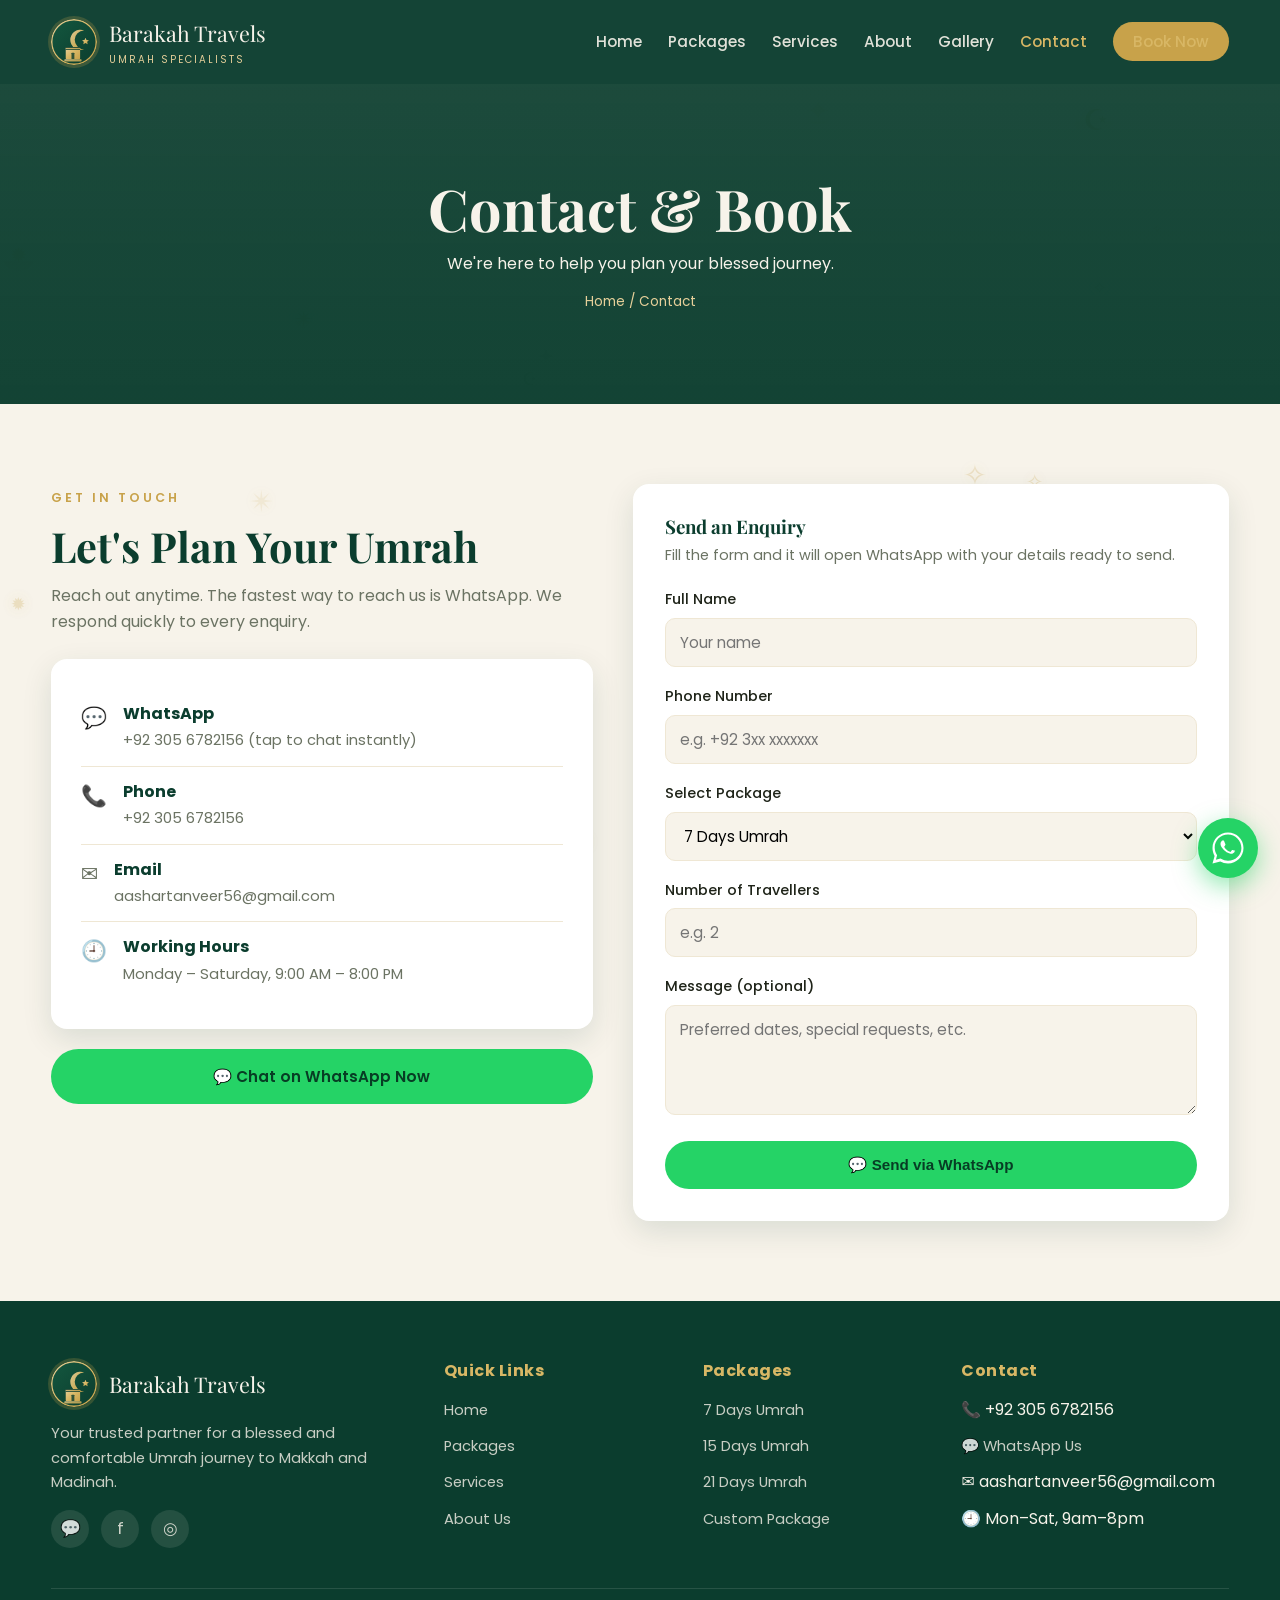
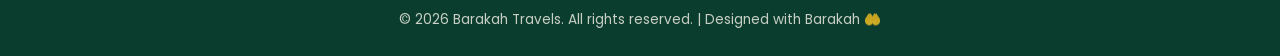
<file: contact.html>
<!DOCTYPE html>
<html lang="en">
<head>
  <meta charset="UTF-8" />
  <meta name="viewport" content="width=device-width, initial-scale=1.0" />
  <title>Contact &amp; Book | Barakah Travels</title>
  <meta name="description" content="Contact Barakah Travels to book your Umrah package. Send us a message directly on WhatsApp at +92 305 6782156." />
  <link rel="preconnect" href="https://fonts.googleapis.com" />
  <link rel="preconnect" href="https://fonts.gstatic.com" crossorigin />
  <link href="https://fonts.googleapis.com/css2?family=Playfair+Display:wght@500;600;700&family=Poppins:wght@300;400;500;600&display=swap" rel="stylesheet" />
  <link rel="stylesheet" href="css/style.css" />
</head>
<body>

  <header class="nav">
    <div class="container nav-inner">
      <a href="index.html" class="brand"><img src="images/logo.svg" class="mark" alt="Barakah Travels logo" /><span>Barakah Travels<small>Umrah Specialists</small></span></a>
      <button class="nav-toggle" aria-label="Menu">☰</button>
      <nav><ul class="nav-links">
        <li><a href="index.html">Home</a></li>
        <li><a href="packages.html">Packages</a></li>
        <li><a href="services.html">Services</a></li>
        <li><a href="about.html">About</a></li>
        <li><a href="gallery.html">Gallery</a></li>
        <li><a href="contact.html">Contact</a></li>
        <li><a href="contact.html" class="nav-cta">Book Now</a></li>
      </ul></nav>
    </div>
  </header>

  <section class="banner">
    <div class="container">
      <h1>Contact &amp; Book</h1>
      <p>We're here to help you plan your blessed journey.</p>
      <div class="crumb">Home / Contact</div>
    </div>
  </section>

  <section>
    <div class="container contact-grid">
      <div>
        <span class="eyebrow">Get in Touch</span>
        <h2>Let's Plan Your Umrah</h2>
        <p style="color:var(--muted); margin:12px 0 24px;">Reach out anytime. The fastest way to reach us is WhatsApp. We respond quickly to every enquiry.</p>

        <div class="info-card">
          <div class="row"><span class="ic">💬</span><div><strong>WhatsApp</strong><span>+92 305 6782156 (tap to chat instantly)</span></div></div>
          <div class="row"><span class="ic">📞</span><div><strong>Phone</strong><span>+92 305 6782156</span></div></div>
          <div class="row"><span class="ic">✉️</span><div><strong>Email</strong><span>aashartanveer56@gmail.com</span></div></div>
          <div class="row"><span class="ic">🕘</span><div><strong>Working Hours</strong><span>Monday – Saturday, 9:00 AM – 8:00 PM</span></div></div>
        </div>

        <a class="btn btn-wa" style="width:100%; justify-content:center;" data-wa="Assalamu Alaikum Barakah Travels, I would like to enquire about an Umrah package.">💬 Chat on WhatsApp Now</a>
      </div>

      <form id="contactForm">
        <h3 style="margin-bottom:6px;">Send an Enquiry</h3>
        <p style="color:var(--muted); font-size:.9rem; margin-bottom:20px;">Fill the form and it will open WhatsApp with your details ready to send.</p>
        <div class="field">
          <label for="name">Full Name</label>
          <input type="text" id="name" name="name" placeholder="Your name" required />
        </div>
        <div class="field">
          <label for="phone">Phone Number</label>
          <input type="tel" id="phone" name="phone" placeholder="e.g. +92 3xx xxxxxxx" required />
        </div>
        <div class="field">
          <label for="package">Select Package</label>
          <select id="package" name="package" required>
            <option value="7 Days Umrah">7 Days Umrah</option>
            <option value="15 Days Umrah">15 Days Umrah</option>
            <option value="21 Days Umrah">21 Days Umrah</option>
            <option value="Custom Package">Custom Package</option>
          </select>
        </div>
        <div class="field">
          <label for="people">Number of Travellers</label>
          <input type="number" id="people" name="people" min="1" placeholder="e.g. 2" />
        </div>
        <div class="field">
          <label for="message">Message (optional)</label>
          <textarea id="message" name="message" placeholder="Preferred dates, special requests, etc."></textarea>
        </div>
        <button type="submit" class="btn btn-wa" style="width:100%; justify-content:center;">💬 Send via WhatsApp</button>
      </form>
    </div>
  </section>

  <footer class="footer">
    <div class="container footer-grid">
      <div>
        <div class="brand"><img src="images/logo.svg" class="mark" alt="Barakah Travels logo" /><span>Barakah Travels</span></div>
        <p>Your trusted partner for a blessed and comfortable Umrah journey to Makkah and Madinah.</p>
        <div class="socials"><a data-wa="Assalamu Alaikum Barakah Travels">💬</a><a href="#">f</a><a href="#">◎</a></div>
      </div>
      <div><h4>Quick Links</h4><ul><li><a href="index.html">Home</a></li><li><a href="packages.html">Packages</a></li><li><a href="services.html">Services</a></li><li><a href="about.html">About Us</a></li></ul></div>
      <div><h4>Packages</h4><ul><li><a href="packages.html">7 Days Umrah</a></li><li><a href="packages.html">15 Days Umrah</a></li><li><a href="packages.html">21 Days Umrah</a></li><li><a href="contact.html">Custom Package</a></li></ul></div>
      <div><h4>Contact</h4><ul><li>📞 +92 305 6782156</li><li><a data-wa="Assalamu Alaikum Barakah Travels">💬 WhatsApp Us</a></li><li>✉️ aashartanveer56@gmail.com</li><li>🕘 Mon–Sat, 9am–8pm</li></ul></div>
    </div>
    <div class="container foot-bottom">© <span id="year"></span> Barakah Travels. All rights reserved. | Designed with Barakah 🤲</div>
  </footer>

  <a class="wa-float" data-wa="Assalamu Alaikum Barakah Travels, I would like to know more about your Umrah packages." aria-label="Chat on WhatsApp">
    <svg viewBox="0 0 32 32"><path d="M16 .5C7.4.5.5 7.4.5 16c0 2.8.7 5.5 2.1 7.9L.5 31.5l7.8-2c2.3 1.3 4.9 1.9 7.7 1.9 8.6 0 15.5-6.9 15.5-15.5S24.6.5 16 .5zm0 28.2c-2.5 0-4.9-.7-7-1.9l-.5-.3-4.6 1.2 1.2-4.5-.3-.5c-1.4-2.2-2.1-4.7-2.1-7.2C2.6 8.6 8.6 2.6 16 2.6S29.4 8.6 29.4 16 23.4 28.7 16 28.7zm7.6-9.4c-.4-.2-2.4-1.2-2.8-1.3-.4-.1-.6-.2-.9.2-.3.4-1 1.3-1.2 1.5-.2.2-.4.3-.8.1-.4-.2-1.7-.6-3.3-2-1.2-1.1-2-2.4-2.3-2.8-.2-.4 0-.6.2-.8.2-.2.4-.4.5-.7.2-.2.2-.4.4-.7.1-.3 0-.5 0-.7-.1-.2-.9-2.1-1.2-2.9-.3-.8-.6-.7-.9-.7h-.7c-.2 0-.6.1-.9.5-.3.4-1.2 1.2-1.2 2.9s1.2 3.4 1.4 3.6c.2.2 2.5 3.8 6 5.3.8.4 1.5.6 2 .8.8.3 1.6.2 2.2.1.7-.1 2.1-.9 2.4-1.7.3-.8.3-1.5.2-1.7-.1-.2-.3-.2-.7-.4z"/></svg>
  </a>

  <script src="js/prices.js"></script>
  <script src="js/main.js"></script>
</body>
</html>
</file>
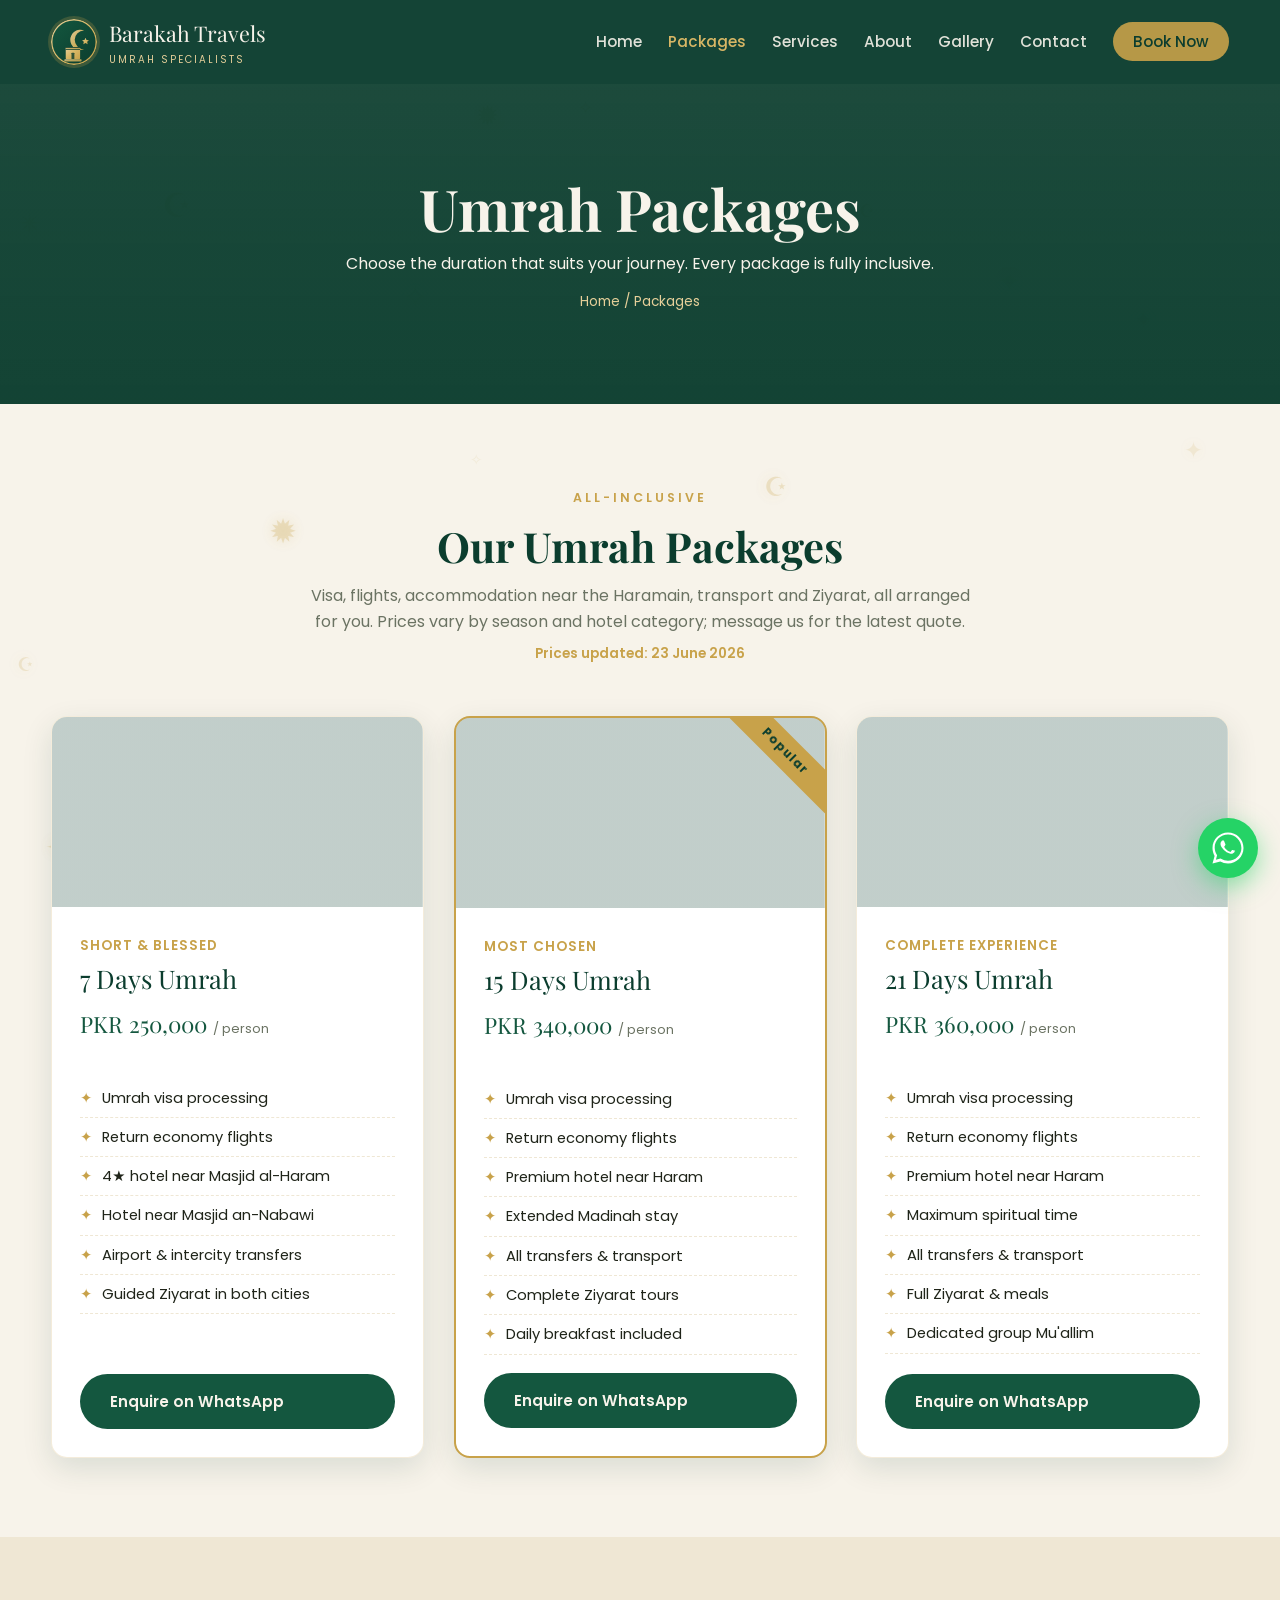
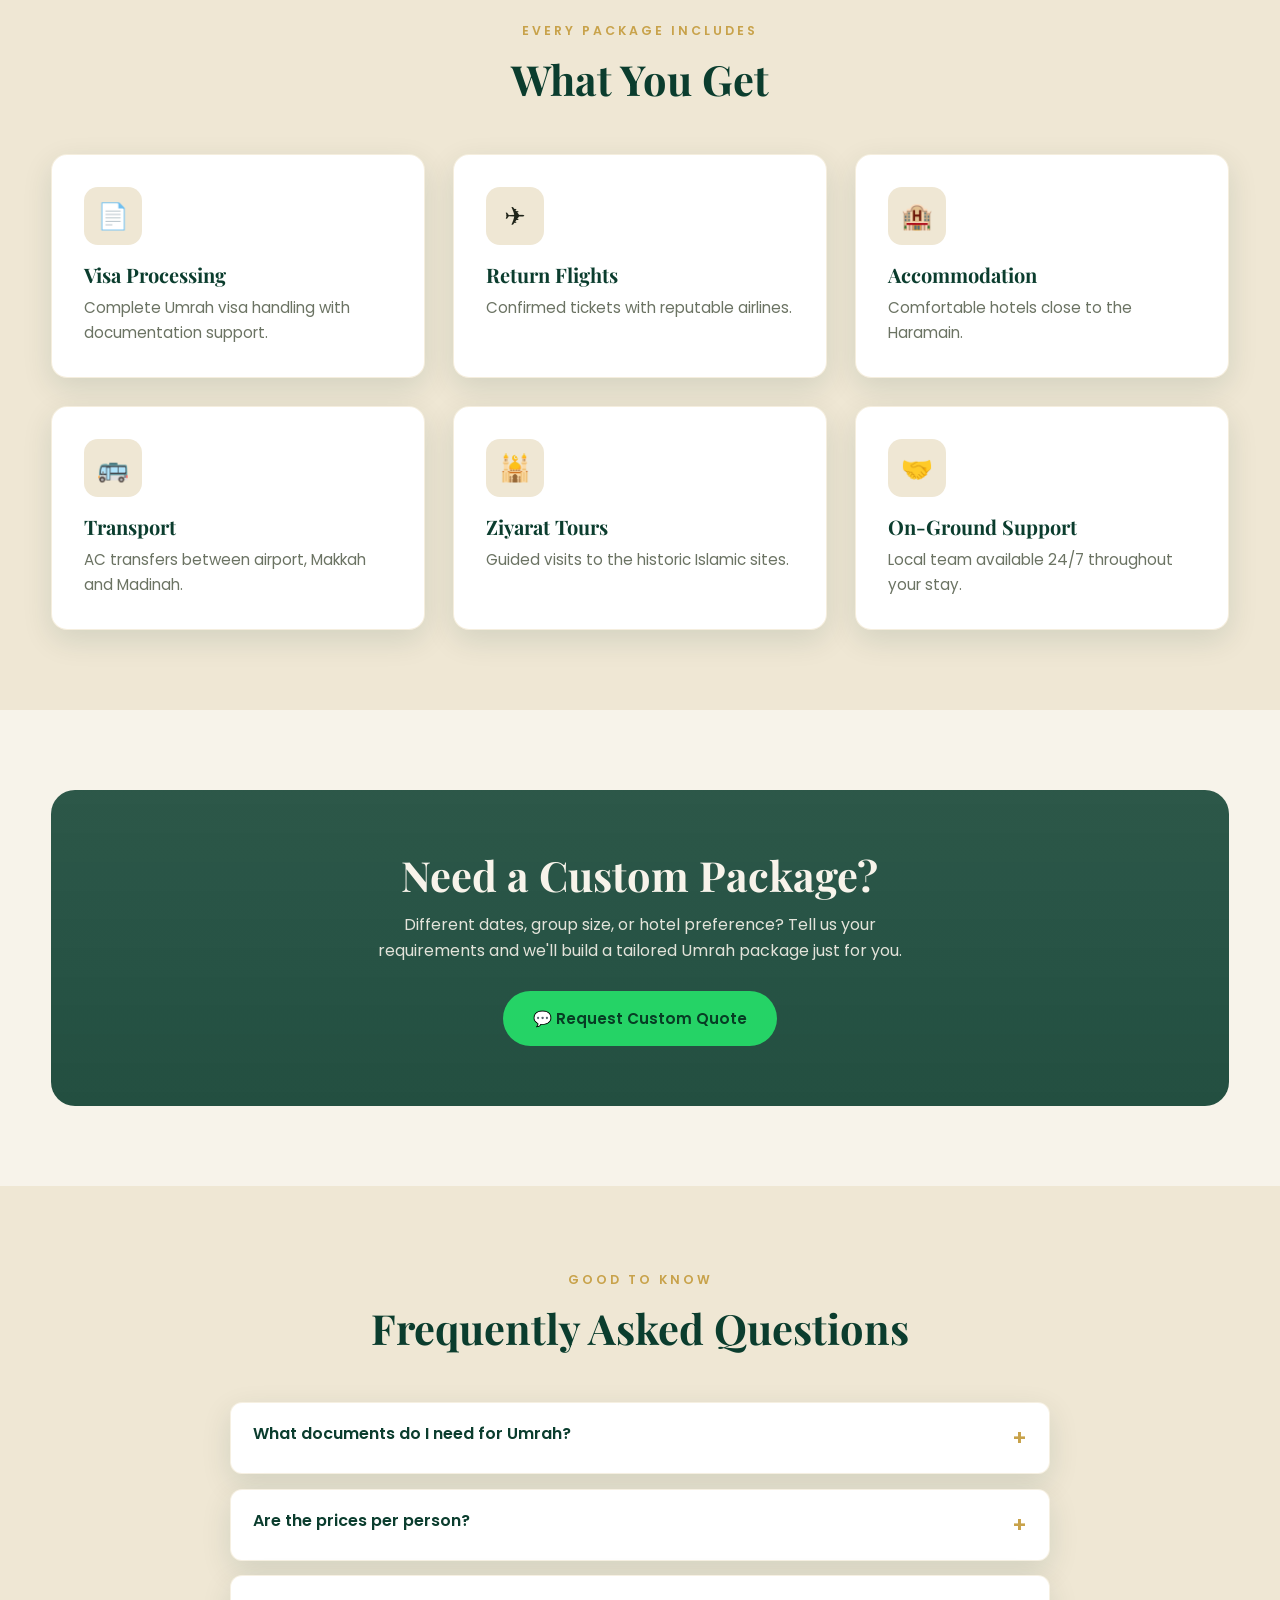
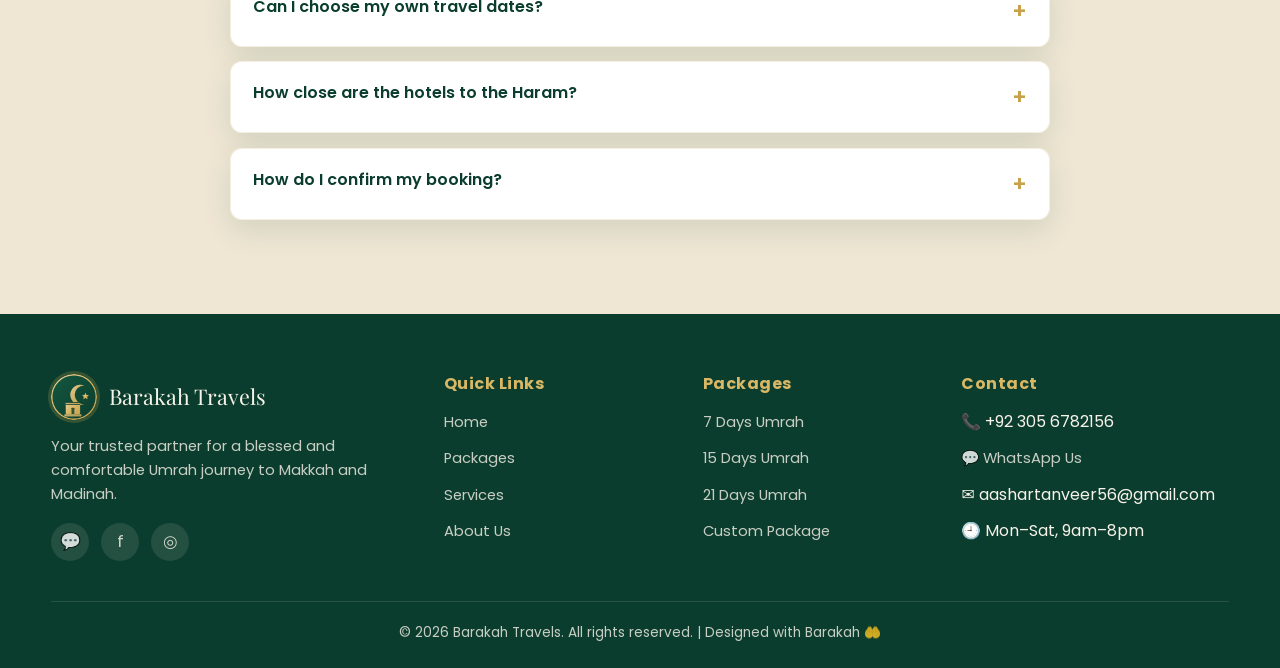
<file: packages.html>
<!DOCTYPE html>
<html lang="en">
<head>
  <meta charset="UTF-8" />
  <meta name="viewport" content="width=device-width, initial-scale=1.0" />
  <title>Umrah Packages: 7, 15 & 21 Days | Barakah Travels</title>
  <meta name="description" content="Detailed Umrah packages from Barakah Travels: 7-day, 15-day and 21-day options with visa, flights, hotels near Haram and Ziyarat. Enquire on WhatsApp." />
  <link rel="preconnect" href="https://fonts.googleapis.com" />
  <link rel="preconnect" href="https://fonts.gstatic.com" crossorigin />
  <link href="https://fonts.googleapis.com/css2?family=Playfair+Display:wght@500;600;700&family=Poppins:wght@300;400;500;600&display=swap" rel="stylesheet" />
  <link rel="stylesheet" href="css/style.css" />
</head>
<body>

  <header class="nav">
    <div class="container nav-inner">
      <a href="index.html" class="brand"><img src="images/logo.svg" class="mark" alt="Barakah Travels logo" /><span>Barakah Travels<small>Umrah Specialists</small></span></a>
      <button class="nav-toggle" aria-label="Menu">☰</button>
      <nav><ul class="nav-links">
        <li><a href="index.html">Home</a></li>
        <li><a href="packages.html">Packages</a></li>
        <li><a href="services.html">Services</a></li>
        <li><a href="about.html">About</a></li>
        <li><a href="gallery.html">Gallery</a></li>
        <li><a href="contact.html">Contact</a></li>
        <li><a href="contact.html" class="nav-cta">Book Now</a></li>
      </ul></nav>
    </div>
  </header>

  <section class="banner">
    <div class="container">
      <h1>Umrah Packages</h1>
      <p>Choose the duration that suits your journey. Every package is fully inclusive.</p>
      <div class="crumb">Home / Packages</div>
    </div>
  </section>

  <section>
    <div class="container">
      <div class="section-head">
        <span class="eyebrow">All-Inclusive</span>
        <h2>Our Umrah Packages</h2>
        <p>Visa, flights, accommodation near the Haramain, transport and Ziyarat, all arranged for you. Prices vary by season and hotel category; message us for the latest quote.</p>
        <p style="font-size:.85rem; color:var(--gold-500); font-weight:600; margin-top:8px;">Prices updated: <span data-updated></span></p>
      </div>
      <div class="pkg-grid">

        <div class="pkg pkg-7">
          <div class="pkg-img"></div>
          <div class="pkg-body">
            <span class="tag">Short &amp; Blessed</span>
            <div class="days">7 Days Umrah</div>
            <div class="price" data-price="7"></div>
            <ul>
              <li>Umrah visa processing</li>
              <li>Return economy flights</li>
              <li>4★ hotel near Masjid al-Haram</li>
              <li>Hotel near Masjid an-Nabawi</li>
              <li>Airport &amp; intercity transfers</li>
              <li>Guided Ziyarat in both cities</li>
            </ul>
            <a class="btn btn-green" data-wa="Assalamu Alaikum, please share the price and full details of the 7 Days Umrah package.">Enquire on WhatsApp</a>
          </div>
        </div>

        <div class="pkg pkg-15 featured">
          <span class="ribbon">Popular</span>
          <div class="pkg-img"></div>
          <div class="pkg-body">
            <span class="tag">Most Chosen</span>
            <div class="days">15 Days Umrah</div>
            <div class="price" data-price="15"></div>
            <ul>
              <li>Umrah visa processing</li>
              <li>Return economy flights</li>
              <li>Premium hotel near Haram</li>
              <li>Extended Madinah stay</li>
              <li>All transfers &amp; transport</li>
              <li>Complete Ziyarat tours</li>
              <li>Daily breakfast included</li>
            </ul>
            <a class="btn btn-green" data-wa="Assalamu Alaikum, please share the price and full details of the 15 Days Umrah package.">Enquire on WhatsApp</a>
          </div>
        </div>

        <div class="pkg pkg-21">
          <div class="pkg-img"></div>
          <div class="pkg-body">
            <span class="tag">Complete Experience</span>
            <div class="days">21 Days Umrah</div>
            <div class="price" data-price="21"></div>
            <ul>
              <li>Umrah visa processing</li>
              <li>Return economy flights</li>
              <li>Premium hotel near Haram</li>
              <li>Maximum spiritual time</li>
              <li>All transfers &amp; transport</li>
              <li>Full Ziyarat &amp; meals</li>
              <li>Dedicated group Mu'allim</li>
            </ul>
            <a class="btn btn-green" data-wa="Assalamu Alaikum, please share the price and full details of the 21 Days Umrah package.">Enquire on WhatsApp</a>
          </div>
        </div>

      </div>
    </div>
  </section>

  <!-- WHAT'S INCLUDED -->
  <section class="bg-soft">
    <div class="container">
      <div class="section-head">
        <span class="eyebrow">Every Package Includes</span>
        <h2>What You Get</h2>
      </div>
      <div class="grid grid-3">
        <div class="card"><div class="ico">📄</div><h3>Visa Processing</h3><p>Complete Umrah visa handling with documentation support.</p></div>
        <div class="card"><div class="ico">✈️</div><h3>Return Flights</h3><p>Confirmed tickets with reputable airlines.</p></div>
        <div class="card"><div class="ico">🏨</div><h3>Accommodation</h3><p>Comfortable hotels close to the Haramain.</p></div>
        <div class="card"><div class="ico">🚌</div><h3>Transport</h3><p>AC transfers between airport, Makkah and Madinah.</p></div>
        <div class="card"><div class="ico">🕌</div><h3>Ziyarat Tours</h3><p>Guided visits to the historic Islamic sites.</p></div>
        <div class="card"><div class="ico">🤝</div><h3>On-Ground Support</h3><p>Local team available 24/7 throughout your stay.</p></div>
      </div>
    </div>
  </section>

  <!-- CUSTOM -->
  <section>
    <div class="container">
      <div class="cta-band">
        <h2>Need a Custom Package?</h2>
        <p>Different dates, group size, or hotel preference? Tell us your requirements and we'll build a tailored Umrah package just for you.</p>
        <a class="btn btn-wa" data-wa="Assalamu Alaikum Barakah Travels, I would like a custom Umrah package. My requirements are:">💬 Request Custom Quote</a>
      </div>
    </div>
  </section>

  <!-- FAQ -->
  <section class="bg-soft">
    <div class="container">
      <div class="section-head"><span class="eyebrow">Good to Know</span><h2>Frequently Asked Questions</h2></div>
      <div class="faq">
        <details><summary>What documents do I need for Umrah?</summary><p>A passport valid for at least 6 months, passport-size photos, and a completed application. We guide you through the full list once you book.</p></details>
        <details><summary>Are the prices per person?</summary><p>Yes, all quotes are per person and depend on travel season, room sharing (quad/triple/double) and hotel category. Message us for the current price.</p></details>
        <details><summary>Can I choose my own travel dates?</summary><p>Absolutely. We offer fixed group departures as well as fully customized dates for families and private groups.</p></details>
        <details><summary>How close are the hotels to the Haram?</summary><p>We prioritize hotels within easy walking distance of Masjid al-Haram and Masjid an-Nabawi. Exact distance depends on the package tier.</p></details>
        <details><summary>How do I confirm my booking?</summary><p>Simply message us on WhatsApp. Our team will confirm availability, share the invoice, and guide you through payment and documentation.</p></details>
      </div>
    </div>
  </section>

  <footer class="footer">
    <div class="container footer-grid">
      <div>
        <div class="brand"><img src="images/logo.svg" class="mark" alt="Barakah Travels logo" /><span>Barakah Travels</span></div>
        <p>Your trusted partner for a blessed and comfortable Umrah journey to Makkah and Madinah.</p>
        <div class="socials"><a data-wa="Assalamu Alaikum Barakah Travels">💬</a><a href="#">f</a><a href="#">◎</a></div>
      </div>
      <div><h4>Quick Links</h4><ul><li><a href="index.html">Home</a></li><li><a href="packages.html">Packages</a></li><li><a href="services.html">Services</a></li><li><a href="about.html">About Us</a></li></ul></div>
      <div><h4>Packages</h4><ul><li><a href="packages.html">7 Days Umrah</a></li><li><a href="packages.html">15 Days Umrah</a></li><li><a href="packages.html">21 Days Umrah</a></li><li><a href="contact.html">Custom Package</a></li></ul></div>
      <div><h4>Contact</h4><ul><li>📞 +92 305 6782156</li><li><a data-wa="Assalamu Alaikum Barakah Travels">💬 WhatsApp Us</a></li><li>✉️ aashartanveer56@gmail.com</li><li>🕘 Mon–Sat, 9am–8pm</li></ul></div>
    </div>
    <div class="container foot-bottom">© <span id="year"></span> Barakah Travels. All rights reserved. | Designed with Barakah 🤲</div>
  </footer>

  <a class="wa-float" data-wa="Assalamu Alaikum Barakah Travels, I would like to know more about your Umrah packages." aria-label="Chat on WhatsApp">
    <svg viewBox="0 0 32 32"><path d="M16 .5C7.4.5.5 7.4.5 16c0 2.8.7 5.5 2.1 7.9L.5 31.5l7.8-2c2.3 1.3 4.9 1.9 7.7 1.9 8.6 0 15.5-6.9 15.5-15.5S24.6.5 16 .5zm0 28.2c-2.5 0-4.9-.7-7-1.9l-.5-.3-4.6 1.2 1.2-4.5-.3-.5c-1.4-2.2-2.1-4.7-2.1-7.2C2.6 8.6 8.6 2.6 16 2.6S29.4 8.6 29.4 16 23.4 28.7 16 28.7zm7.6-9.4c-.4-.2-2.4-1.2-2.8-1.3-.4-.1-.6-.2-.9.2-.3.4-1 1.3-1.2 1.5-.2.2-.4.3-.8.1-.4-.2-1.7-.6-3.3-2-1.2-1.1-2-2.4-2.3-2.8-.2-.4 0-.6.2-.8.2-.2.4-.4.5-.7.2-.2.2-.4.4-.7.1-.3 0-.5 0-.7-.1-.2-.9-2.1-1.2-2.9-.3-.8-.6-.7-.9-.7h-.7c-.2 0-.6.1-.9.5-.3.4-1.2 1.2-1.2 2.9s1.2 3.4 1.4 3.6c.2.2 2.5 3.8 6 5.3.8.4 1.5.6 2 .8.8.3 1.6.2 2.2.1.7-.1 2.1-.9 2.4-1.7.3-.8.3-1.5.2-1.7-.1-.2-.3-.2-.7-.4z"/></svg>
  </a>

  <script src="js/prices.js"></script>
  <script src="js/main.js"></script>
</body>
</html>
</file>
<file: css/style.css>
/* ===== Barakah Travels - Global Styles ===== */
:root {
  --green-900: #0b3d2e;
  --green-700: #14573f;
  --green-500: #1d7a57;
  --gold-500: #c8a24a;
  --gold-400: #d8b765;
  --gold-300: #e7d09a;
  --cream: #f7f3ea;
  --cream-2: #efe7d4;
  --ink: #1f2419;
  --muted: #6b7363;
  --white: #ffffff;
  --shadow: 0 10px 30px rgba(11, 61, 46, 0.12);
  --radius: 16px;
  --max: 1180px;
  --font-head: "Playfair Display", Georgia, serif;
  --font-body: "Poppins", "Segoe UI", system-ui, sans-serif;
}

* { box-sizing: border-box; margin: 0; padding: 0; }
html { scroll-behavior: smooth; }
body {
  font-family: var(--font-body);
  color: var(--ink);
  background: var(--cream);
  line-height: 1.65;
}
img { max-width: 100%; display: block; }
a { text-decoration: none; color: inherit; }
.container { width: 92%; max-width: var(--max); margin-inline: auto; }
section { padding: 80px 0; }

h1, h2, h3, h4 { font-family: var(--font-head); line-height: 1.2; color: var(--green-900); }
h1 { font-size: clamp(2.1rem, 5vw, 3.6rem); }
h2 { font-size: clamp(1.7rem, 3.5vw, 2.6rem); }
.eyebrow {
  display: inline-block; letter-spacing: 3px; text-transform: uppercase;
  font-size: 0.78rem; font-weight: 600; color: var(--gold-500);
  margin-bottom: 12px;
}
.section-head { text-align: center; max-width: 680px; margin: 0 auto 50px; }
.section-head p { color: var(--muted); margin-top: 12px; }

/* Buttons */
.btn {
  display: inline-flex; align-items: center; gap: 8px;
  padding: 13px 28px; border-radius: 50px; font-weight: 600;
  font-size: 0.95rem; cursor: pointer; border: 2px solid transparent;
  transition: transform .2s ease, box-shadow .2s ease, background .2s ease;
}
.btn-primary { background: var(--gold-500); color: var(--green-900); }
.btn-primary:hover { background: var(--gold-400); transform: translateY(-2px); box-shadow: var(--shadow); }
.btn-outline { border-color: var(--cream); color: var(--cream); }
.btn-outline:hover { background: var(--cream); color: var(--green-900); }
.btn-green { background: var(--green-700); color: var(--cream); }
.btn-green:hover { background: var(--green-900); transform: translateY(-2px); }
.btn-wa { background: #25d366; color: #073d24; }
.btn-wa:hover { background: #1ebe5a; transform: translateY(-2px); }

/* ===== Navbar ===== */
.nav {
  position: sticky; top: 0; z-index: 50;
  background: rgba(11, 61, 46, 0.96);
  backdrop-filter: blur(8px);
  color: var(--cream);
}
.nav-inner { display: flex; align-items: center; justify-content: space-between; padding: 16px 0; }
.brand { display: flex; align-items: center; gap: 12px; font-family: var(--font-head); font-size: 1.35rem; color: var(--cream); }
.brand .mark {
  width: 46px; height: 46px; border-radius: 50%;
  box-shadow: 0 0 0 3px rgba(200,162,74,.22);
}
.brand small { display: block; font-size: .62rem; letter-spacing: 2px; color: var(--gold-300); font-family: var(--font-body); text-transform: uppercase; }
.nav-links { display: flex; align-items: center; gap: 26px; list-style: none; }
.nav-links a { font-size: .95rem; font-weight: 500; opacity: .9; transition: opacity .2s, color .2s; }
.nav-links a:hover, .nav-links a.active { opacity: 1; color: var(--gold-400); }
.nav-cta { background: var(--gold-500); color: var(--green-900); padding: 9px 20px; border-radius: 50px; font-weight: 600; }
.nav-cta:hover { background: var(--gold-400); }
.nav-toggle { display: none; background: none; border: none; color: var(--cream); font-size: 1.6rem; cursor: pointer; }

/* ===== Hero ===== */
.hero {
  position: relative; min-height: 86vh; display: grid; place-items: center;
  text-align: center; color: var(--cream); overflow: hidden;
  background: linear-gradient(rgba(11,61,46,.72), rgba(11,61,46,.82)),
    url("https://images.unsplash.com/photo-1580418827493-f2b22c0a76cb?auto=format&fit=crop&w=1920&q=80") center/cover fixed;
}
.hero-inner { max-width: 820px; padding: 40px 0; }
.hero h1 { color: var(--cream); }
.hero p { font-size: 1.12rem; margin: 20px auto 30px; max-width: 640px; opacity: .95; }
.hero .eyebrow { color: var(--gold-300); }
.hero-actions { display: flex; gap: 16px; justify-content: center; flex-wrap: wrap; }
.hero-stats { display: flex; gap: 40px; justify-content: center; margin-top: 56px; flex-wrap: wrap; }
.hero-stats .stat strong { display: block; font-family: var(--font-head); font-size: 2rem; color: var(--gold-400); }
.hero-stats .stat span { font-size: .85rem; opacity: .85; }

/* ===== Page banner (inner pages) ===== */
.banner {
  position: relative; padding: 90px 0; text-align: center; color: var(--cream);
  background: linear-gradient(rgba(11,61,46,.72), rgba(11,61,46,.82)),
    url("https://images.unsplash.com/photo-1592326871020-04f58c1a52f3?auto=format&fit=crop&w=1920&q=80") center/cover;
}
.banner h1 { color: var(--cream); }
.banner p { opacity: .9; margin-top: 8px; }
.crumb { margin-top: 14px; font-size: .85rem; color: var(--gold-300); }

/* ===== Features ===== */
.grid { display: grid; gap: 28px; }
.grid-3 { grid-template-columns: repeat(3, 1fr); }
.grid-2 { grid-template-columns: repeat(2, 1fr); }
.card {
  background: var(--white); border-radius: var(--radius); padding: 32px;
  box-shadow: var(--shadow); border: 1px solid rgba(200,162,74,.18);
  transition: transform .25s ease, box-shadow .25s ease;
}
.card:hover { transform: translateY(-6px); box-shadow: 0 18px 40px rgba(11,61,46,.18); }
.card .ico {
  width: 58px; height: 58px; border-radius: 14px; display: grid; place-items: center;
  background: var(--cream-2); font-size: 1.6rem; margin-bottom: 18px;
}
.card h3 { font-size: 1.25rem; margin-bottom: 8px; }
.card p { color: var(--muted); font-size: .95rem; }

/* ===== Packages ===== */
.pkg-grid { display: grid; grid-template-columns: repeat(3, 1fr); gap: 30px; }
.pkg {
  background: var(--white); border-radius: var(--radius); overflow: hidden;
  box-shadow: var(--shadow); display: flex; flex-direction: column;
  border: 1px solid rgba(200,162,74,.2); position: relative;
  transition: transform .25s ease;
}
.pkg:hover { transform: translateY(-8px); }
.pkg.featured { border: 2px solid var(--gold-500); }
.pkg .ribbon {
  position: absolute; top: 18px; right: -34px; transform: rotate(45deg);
  background: var(--gold-500); color: var(--green-900); font-weight: 700;
  font-size: .72rem; padding: 6px 44px; letter-spacing: 1px;
}
.pkg .pkg-img { height: 190px; background-size: cover; background-position: center; }
.pkg-7 .pkg-img  { background-image: linear-gradient(rgba(11,61,46,.25),rgba(11,61,46,.25)), url("https://images.unsplash.com/photo-1565019001609-0e34a6a22189?auto=format&fit=crop&w=900&q=80"); }
.pkg-15 .pkg-img { background-image: linear-gradient(rgba(11,61,46,.25),rgba(11,61,46,.25)), url("https://images.unsplash.com/photo-1565330770968-0240c0046ce3?auto=format&fit=crop&w=900&q=80"); }
.pkg-21 .pkg-img { background-image: linear-gradient(rgba(11,61,46,.25),rgba(11,61,46,.25)), url("https://images.unsplash.com/photo-1572358899655-f63ece97bfa5?auto=format&fit=crop&w=900&q=80"); }
.pkg-body { padding: 28px; display: flex; flex-direction: column; flex: 1; }
.pkg .days { font-family: var(--font-head); font-size: 1.6rem; color: var(--green-900); }
.pkg .tag { color: var(--gold-500); font-weight: 600; font-size: .85rem; letter-spacing: 1px; text-transform: uppercase; }
.pkg ul { list-style: none; margin: 18px 0; flex: 1; }
.pkg ul li { padding: 7px 0; border-bottom: 1px dashed var(--cream-2); font-size: .92rem; color: var(--ink); display: flex; gap: 10px; }
.pkg ul li::before { content: "✦"; color: var(--gold-500); }
.pkg .price { font-family: var(--font-head); font-size: 1.4rem; color: var(--green-700); margin: 6px 0 18px; }
.pkg .price small { font-size: .8rem; color: var(--muted); font-family: var(--font-body); }

/* ===== Split / About ===== */
.split { display: grid; grid-template-columns: 1fr 1fr; gap: 50px; align-items: center; }
.split img { border-radius: var(--radius); box-shadow: var(--shadow); }
.split.bg-cream { }
.list-check { list-style: none; margin-top: 20px; }
.list-check li { padding: 8px 0; display: flex; gap: 12px; color: var(--ink); }
.list-check li::before { content: "✔"; color: var(--green-500); font-weight: 700; }

.bg-soft { background: var(--cream-2); }
.bg-green { background: var(--green-900); color: var(--cream); }
.bg-green h2, .bg-green h3 { color: var(--cream); }
.bg-green .eyebrow { color: var(--gold-300); }

/* ===== Steps ===== */
.steps { display: grid; grid-template-columns: repeat(4,1fr); gap: 24px; counter-reset: s; }
.step { text-align: center; padding: 28px 18px; }
.step .num {
  width: 56px; height: 56px; border-radius: 50%; margin: 0 auto 16px;
  display: grid; place-items: center; background: var(--gold-500);
  color: var(--green-900); font-family: var(--font-head); font-size: 1.4rem; font-weight: 700;
}
.bg-green .step .num { box-shadow: 0 0 0 5px rgba(200,162,74,.18); }
.step h4 { margin-bottom: 6px; }
.bg-green .step h4 { color: var(--cream); }
.bg-green .step p { color: rgba(247,243,234,.8); font-size: .9rem; }

/* ===== Gallery ===== */
.gallery { display: grid; grid-template-columns: repeat(3,1fr); gap: 16px; }
.gallery a { border-radius: 14px; overflow: hidden; height: 240px; position: relative; box-shadow: var(--shadow); }
.gallery a img { width: 100%; height: 100%; object-fit: cover; transition: transform .4s ease; }
.gallery a:hover img { transform: scale(1.08); }

/* ===== Testimonials ===== */
.quotes { display: grid; grid-template-columns: repeat(3,1fr); gap: 26px; }
.quote { background: var(--white); border-radius: var(--radius); padding: 30px; box-shadow: var(--shadow); }
.quote .stars { color: var(--gold-500); margin-bottom: 12px; }
.quote p { color: var(--ink); font-style: italic; }
.quote .who { margin-top: 16px; font-weight: 600; color: var(--green-700); }

/* ===== FAQ ===== */
.faq { max-width: 820px; margin: 0 auto; }
.faq details {
  background: var(--white); border-radius: 12px; padding: 18px 22px; margin-bottom: 14px;
  box-shadow: var(--shadow); border: 1px solid rgba(200,162,74,.16);
}
.faq summary { font-weight: 600; cursor: pointer; color: var(--green-900); list-style: none; display: flex; justify-content: space-between; }
.faq summary::after { content: "+"; color: var(--gold-500); font-size: 1.3rem; }
.faq details[open] summary::after { content: "–"; }
.faq p { margin-top: 12px; color: var(--muted); }

/* ===== CTA band ===== */
.cta-band {
  background: linear-gradient(rgba(11,61,46,.86), rgba(11,61,46,.9)),
    url("https://images.unsplash.com/photo-1635829576353-1a14caec2f6f?auto=format&fit=crop&w=1920&q=80") center/cover;
  color: var(--cream); text-align: center; border-radius: 24px; padding: 60px 30px;
}
.cta-band h2 { color: var(--cream); }
.cta-band p { opacity: .9; margin: 12px auto 26px; max-width: 560px; }

/* ===== Contact ===== */
.contact-grid { display: grid; grid-template-columns: 1fr 1.1fr; gap: 40px; align-items: start; }
.info-card { background: var(--white); border-radius: var(--radius); padding: 30px; box-shadow: var(--shadow); margin-bottom: 20px; }
.info-card .row { display: flex; gap: 16px; align-items: flex-start; padding: 12px 0; border-bottom: 1px solid var(--cream-2); }
.info-card .row:last-child { border-bottom: none; }
.info-card .row .ic { font-size: 1.3rem; }
.info-card .row strong { display: block; color: var(--green-900); }
.info-card .row span { color: var(--muted); font-size: .92rem; }
form { background: var(--white); border-radius: var(--radius); padding: 32px; box-shadow: var(--shadow); }
.field { margin-bottom: 18px; }
.field label { display: block; font-weight: 500; margin-bottom: 6px; font-size: .9rem; }
.field input, .field select, .field textarea {
  width: 100%; padding: 12px 14px; border: 1.5px solid var(--cream-2);
  border-radius: 10px; font-family: var(--font-body); font-size: .95rem; background: var(--cream);
}
.field input:focus, .field select:focus, .field textarea:focus { outline: none; border-color: var(--gold-500); }
.field textarea { resize: vertical; min-height: 110px; }

/* ===== Footer ===== */
.footer { background: var(--green-900); color: var(--cream); padding: 60px 0 24px; }
.footer-grid { display: grid; grid-template-columns: 1.6fr 1fr 1fr 1.2fr; gap: 36px; }
.footer h4 { color: var(--gold-400); margin-bottom: 16px; font-family: var(--font-body); font-size: 1rem; letter-spacing: .5px; }
.footer p, .footer a { color: rgba(247,243,234,.8); font-size: .92rem; }
.footer ul { list-style: none; }
.footer ul li { margin-bottom: 10px; }
.footer ul li a:hover { color: var(--gold-400); }
.footer .brand { color: var(--cream); margin-bottom: 14px; }
.socials { display: flex; gap: 12px; margin-top: 16px; }
.socials a { width: 38px; height: 38px; border-radius: 50%; background: rgba(247,243,234,.1); display: grid; place-items: center; font-size: 1.05rem; transition: background .2s; }
.socials a:hover { background: var(--gold-500); color: var(--green-900); }
.foot-bottom { text-align: center; margin-top: 40px; padding-top: 20px; border-top: 1px solid rgba(247,243,234,.15); font-size: .85rem; opacity: .8; }

/* ===== Floating WhatsApp ===== */
.wa-float {
  position: fixed; right: 22px; bottom: 22px; z-index: 60;
  width: 60px; height: 60px; border-radius: 50%; background: #25d366;
  display: grid; place-items: center; box-shadow: 0 8px 24px rgba(37,211,102,.5);
  animation: pulse 2s infinite;
}
.wa-float svg { width: 32px; height: 32px; fill: #fff; }
@keyframes pulse {
  0% { box-shadow: 0 0 0 0 rgba(37,211,102,.5); }
  70% { box-shadow: 0 0 0 16px rgba(37,211,102,0); }
  100% { box-shadow: 0 0 0 0 rgba(37,211,102,0); }
}

/* ===== Responsive ===== */
@media (max-width: 900px) {
  .grid-3, .pkg-grid, .quotes, .steps, .footer-grid { grid-template-columns: 1fr; }
  .gallery { grid-template-columns: repeat(2,1fr); }
  .split, .contact-grid { grid-template-columns: 1fr; }
  .steps { grid-template-columns: repeat(2,1fr); }
  .nav-links {
    position: absolute; top: 72px; left: 0; right: 0; flex-direction: column;
    background: var(--green-900); padding: 20px 0; gap: 14px; display: none;
  }
  .nav-links.open { display: flex; }
  .nav-toggle { display: block; }
  .hero { background-attachment: scroll; }
}
@media (max-width: 540px) {
  .gallery { grid-template-columns: 1fr; }
  .steps { grid-template-columns: 1fr; }
  section { padding: 56px 0; }
}

/* =====================================================================
   ANIMATION SYSTEM
   ===================================================================== */

/* --- Hero entrance (staggered) --- */
@keyframes riseIn {
  from { opacity: 0; transform: translateY(34px); }
  to   { opacity: 1; transform: translateY(0); }
}
@keyframes softZoom {
  from { transform: scale(1.08); }
  to   { transform: scale(1); }
}
.hero .eyebrow, .hero h1, .hero p, .hero-actions, .hero-stats {
  opacity: 0;
  animation: riseIn .9s cubic-bezier(.22,.8,.3,1) forwards;
}
.hero .eyebrow  { animation-delay: .15s; }
.hero h1        { animation-delay: .32s; }
.hero p         { animation-delay: .5s; }
.hero-actions   { animation-delay: .68s; }
.hero-stats     { animation-delay: .88s; }

/* golden shimmer sweep on the main heading */
@keyframes shimmer {
  0%   { background-position: -200% center; }
  100% { background-position: 200% center; }
}
.hero h1 {
  background: linear-gradient(110deg, var(--cream) 42%, var(--gold-300) 50%, var(--cream) 58%);
  background-size: 220% auto;
  -webkit-background-clip: text;
  background-clip: text;
  -webkit-text-fill-color: transparent;
  animation: riseIn .9s cubic-bezier(.22,.8,.3,1) .32s forwards,
             shimmer 5.5s linear 1.4s infinite;
}

/* --- Inner page banners: gentle fade + lift --- */
.banner h1, .banner p, .banner .crumb {
  opacity: 0;
  animation: riseIn .8s cubic-bezier(.22,.8,.3,1) forwards;
}
.banner p     { animation-delay: .18s; }
.banner .crumb{ animation-delay: .34s; }

/* --- Scroll reveal (elements get .reveal from JS, .in when visible) --- */
.reveal {
  opacity: 0;
  transform: translateY(36px);
  transition: opacity .8s cubic-bezier(.22,.8,.3,1), transform .8s cubic-bezier(.22,.8,.3,1);
  transition-delay: var(--rd, 0s);
  will-change: opacity, transform;
}
.reveal.in { opacity: 1; transform: translateY(0); }

/* --- Navbar: elevate once scrolled --- */
.nav { transition: box-shadow .35s ease, background .35s ease; }
.nav.scrolled {
  background: rgba(9, 48, 36, .98);
  box-shadow: 0 6px 24px rgba(0,0,0,.28);
}

/* --- Floating ornament layer (injected by JS) --- */
.bg-ornaments {
  position: fixed; inset: 0; z-index: 1;
  pointer-events: none; overflow: hidden;
}
.bg-ornaments span {
  position: absolute;
  display: block;
  color: rgba(200, 162, 74, .35);
  text-shadow: 0 0 14px rgba(200,162,74,.25);
  will-change: transform;
}
.bg-ornaments span i {
  display: block;
  font-style: normal;
  animation: floatDrift linear infinite;
  animation-duration: inherit;
  animation-delay: inherit;
}
@keyframes floatDrift {
  0%   { transform: translateY(0) rotate(0deg); }
  50%  { transform: translateY(-46px) rotate(10deg); }
  100% { transform: translateY(0) rotate(0deg); }
}
/* keep page content above the ornament layer */
section, .footer, .banner, .hero { position: relative; z-index: 2; }

/* --- Card & gallery lift already exists; add gentle glow on hover --- */
.pkg:hover, .card:hover {
  box-shadow: 0 20px 44px rgba(11,61,46,.2), 0 0 0 1px rgba(200,162,74,.35);
}

/* --- Slow Ken Burns drift on package card images --- */
.pkg .pkg-img { transition: transform 6s ease; transform-origin: center; }
.pkg:hover .pkg-img { transform: scale(1.09); }

/* --- CTA band: soft breathing glow --- */
@keyframes glowPulse {
  0%, 100% { box-shadow: 0 0 0 0 rgba(200,162,74,.0); }
  50%      { box-shadow: 0 0 44px 4px rgba(200,162,74,.22); }
}
.cta-band { animation: glowPulse 5s ease-in-out infinite; }

/* --- Buttons: sheen sweep on hover --- */
.btn { position: relative; overflow: hidden; }
.btn::after {
  content: "";
  position: absolute; top: 0; left: -80%;
  width: 50%; height: 100%;
  background: linear-gradient(100deg, transparent, rgba(255,255,255,.35), transparent);
  transform: skewX(-20deg);
  transition: left .55s ease;
}
.btn:hover::after { left: 130%; }

/* --- Respect users who prefer less motion --- */
@media (prefers-reduced-motion: reduce) {
  .hero .eyebrow, .hero h1, .hero p, .hero-actions, .hero-stats,
  .banner h1, .banner p, .banner .crumb { animation: none; opacity: 1; }
  .reveal { opacity: 1; transform: none; transition: none; }
  .bg-ornaments { display: none; }
  .cta-band { animation: none; }
}

/* =====================================================================
   ANIMATED BACKGROUNDS (hero slideshow, banner parallax, drifts)
   ===================================================================== */

/* cinematic slow zoom + drift for background images */
@keyframes kenburns {
  from { transform: scale(1) translate(0, 0); }
  to   { transform: scale(1.16) translate(1.6%, -1.6%); }
}

/* --- Hero: crossfading slideshow layer (injected by JS) --- */
.hero { overflow: hidden; }
.hero-fx {
  position: absolute; inset: -6% 0; z-index: 0;
  overflow: hidden; will-change: transform;
}
.hero-fx .slide {
  position: absolute; inset: 0;
  background-size: cover; background-position: center;
  opacity: 0;
  transition: opacity 2.2s ease-in-out;
  animation: kenburns 18s ease-in-out infinite alternate;
  will-change: transform, opacity;
}
.hero-fx .slide:nth-child(2) { animation-delay: -6s; }
.hero-fx .slide:nth-child(3) { animation-delay: -12s; }
.hero-fx .slide.active { opacity: 1; }
.hero-fx .veil {
  position: absolute; inset: 0;
  background: linear-gradient(rgba(11,61,46,.72), rgba(11,61,46,.82));
}
.hero-inner { position: relative; z-index: 2; }

/* --- Inner page banners: Ken Burns + scroll parallax layer --- */
.banner { overflow: hidden; }
.banner-fx {
  position: absolute; inset: -18% 0; z-index: 0;
  overflow: hidden; will-change: transform;
}
.banner-fx .slide {
  position: absolute; inset: 0;
  background-size: cover; background-position: center;
  animation: kenburns 22s ease-in-out infinite alternate;
}
.banner-fx .veil {
  position: absolute; inset: 0;
  background: linear-gradient(rgba(11,61,46,.72), rgba(11,61,46,.82));
}
.banner .container { position: relative; z-index: 2; }

/* --- Package card images: continuous gentle drift --- */
@keyframes bgDrift {
  from { background-position: 50% 38%; }
  to   { background-position: 50% 62%; }
}
.pkg .pkg-img { animation: bgDrift 16s ease-in-out infinite alternate; }

/* --- CTA band: slow vertical pan of the background photo --- */
@keyframes ctaPan {
  from { background-position: center 32%; }
  to   { background-position: center 68%; }
}
.cta-band {
  animation: glowPulse 5s ease-in-out infinite,
             ctaPan 20s ease-in-out infinite alternate;
}

@media (prefers-reduced-motion: reduce) {
  .hero-fx .slide, .banner-fx .slide, .pkg .pkg-img { animation: none; }
  .cta-band { animation: none; }
}

/* =====================================================================
   COMPARISON TABLE (Why Pilgrims Choose Us)
   ===================================================================== */
.compare-wrap { overflow-x: auto; border-radius: var(--radius); box-shadow: var(--shadow); }
.compare {
  width: 100%; border-collapse: collapse; background: var(--white);
  min-width: 560px; font-size: .95rem;
}
.compare th, .compare td { padding: 16px 20px; text-align: left; }
.compare thead th {
  background: var(--green-900); color: var(--cream);
  font-family: var(--font-body); font-weight: 600; letter-spacing: .4px;
}
.compare thead th:nth-child(2) { color: var(--gold-300); }
.compare tbody tr { border-bottom: 1px solid var(--cream-2); }
.compare tbody tr:last-child { border-bottom: none; }
.compare tbody tr:hover { background: var(--cream); }
.compare td.yes { color: var(--green-700); font-weight: 600; }
.compare td.no  { color: #a05252; }
</file>
